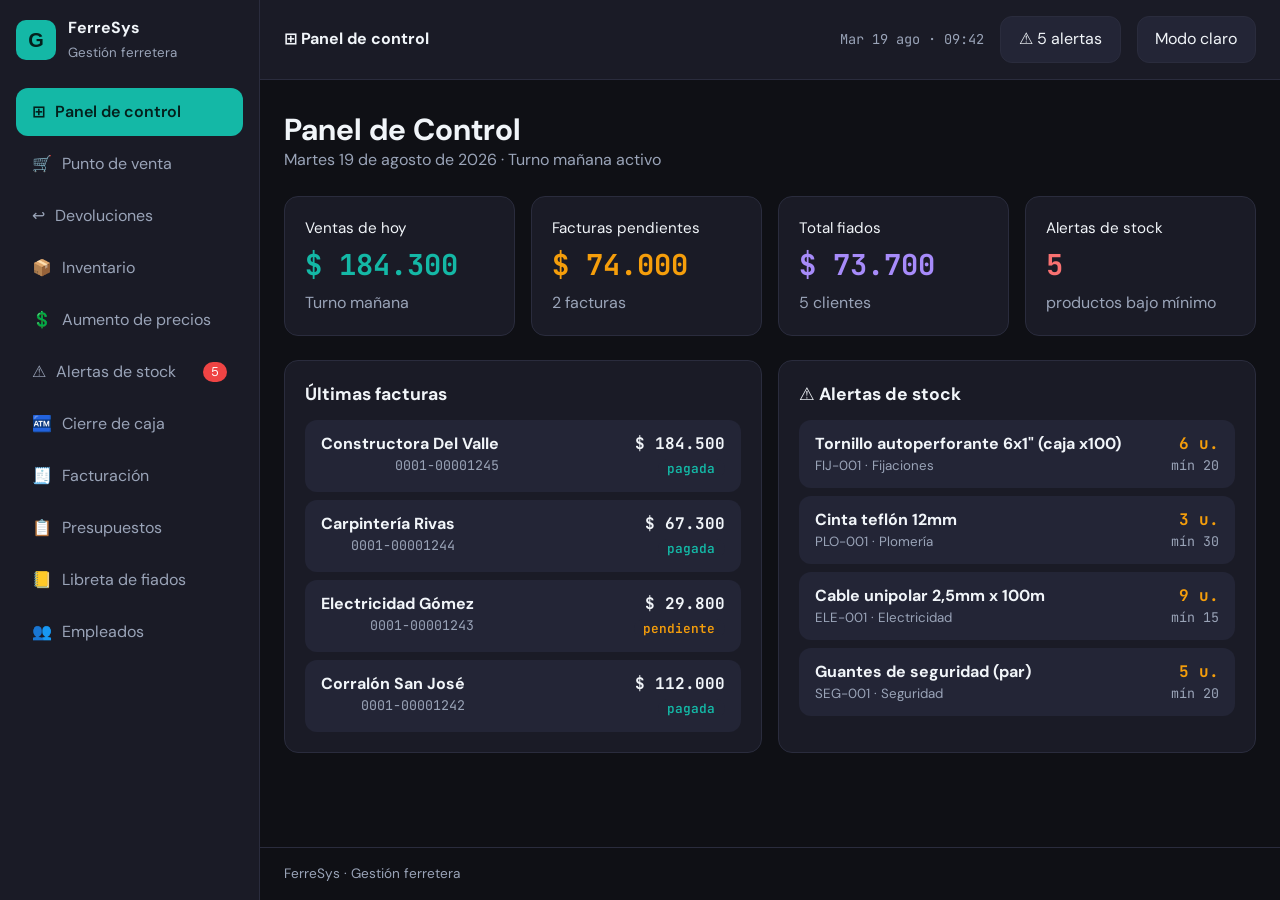
<file: index.html>
<!DOCTYPE html>
<html lang="es">
<head>
<meta charset="UTF-8">
<meta name="viewport" content="width=device-width, initial-scale=1">
<title>Panel de control · FerreSys</title>
<link rel="icon" href="img/logo.svg">
<link rel="preconnect" href="https://fonts.googleapis.com">
<link rel="stylesheet" href="https://fonts.googleapis.com/css2?family=DM+Sans:wght@400;500;700&family=JetBrains+Mono:wght@500;700&display=swap">
<link rel="stylesheet" href="css/styles.css">
<script src="js/main.js" defer></script>
</head>
<body data-page="panel" data-raiz="">
<header class="sidebar" id="menu">
  <div class="brand"><img src="img/logo.svg" alt="Logo de FerreSys: letra G sobre fondo verde azulado"><div><strong>FerreSys</strong><small>Gestión ferretera</small></div></div>
  <nav aria-label="Navegación principal"><ul class="menu"><li><a href="index.html" aria-current="page"><span class="nav-txt"><span aria-hidden="true">⊞</span>Panel de control</span></a></li><li><a href="pages/punto-de-venta.html"><span class="nav-txt"><span aria-hidden="true">🛒</span>Punto de venta</span></a></li><li><a href="pages/devoluciones.html"><span class="nav-txt"><span aria-hidden="true">↩️</span>Devoluciones</span></a></li><li><a href="pages/inventario.html"><span class="nav-txt"><span aria-hidden="true">📦</span>Inventario</span></a></li><li><a href="pages/aumento-precios.html"><span class="nav-txt"><span aria-hidden="true">💲</span>Aumento de precios</span></a></li><li><a href="pages/alertas-stock.html"><span class="nav-txt"><span aria-hidden="true">⚠️</span>Alertas de stock</span> <span class="badge js-alertas">5</span></a></li><li><a href="pages/cierre-caja.html"><span class="nav-txt"><span aria-hidden="true">🏧</span>Cierre de caja</span></a></li><li><a href="pages/facturacion.html"><span class="nav-txt"><span aria-hidden="true">🧾</span>Facturación</span></a></li><li><a href="pages/presupuestos.html"><span class="nav-txt"><span aria-hidden="true">📋</span>Presupuestos</span></a></li><li><a href="pages/fiados.html"><span class="nav-txt"><span aria-hidden="true">📒</span>Libreta de fiados</span></a></li><li><a href="pages/empleados.html"><span class="nav-txt"><span aria-hidden="true">👥</span>Empleados</span></a></li></ul></nav>
</header>
<div class="content">
  <div class="topbar">
    <button id="menuBtn" class="btn" type="button" aria-expanded="false" aria-controls="menu">☰ Menú</button>
    <strong class="titulo-barra"><span aria-hidden="true">⊞</span> Panel de control</strong>
    <span class="fecha">Mar 19 ago · 09:42</span>
    <a class="btn" href="pages/alertas-stock.html">⚠ <span class="js-alertas">5</span> alertas</a>
    <button id="temaBtn" class="btn" type="button">Modo claro</button>
  </div>
  <main>
    <section class="page-head"><div><h1>Panel de Control</h1><p class="sub">Martes 19 de agosto de 2026 · Turno mañana activo</p></div></section>
    <section class="grid-kpi" aria-label="Indicadores del día"><article class="card kpi"><h2>Ventas de hoy</h2><strong class="teal">$ 184.300</strong><span class="sub">Turno mañana</span></article>
    <article class="card kpi"><h2>Facturas pendientes</h2><strong class="orange" id="kpi-pendiente"></strong><span class="sub" id="kpi-pendiente-n"></span></article><article class="card kpi"><h2>Total fiados</h2><strong class="purple" id="kpi-fiados"></strong><span class="sub" id="kpi-fiados-n"></span></article><article class="card kpi"><h2>Alertas de stock</h2><strong class="red" id="kpi-alertas"></strong><span class="sub">productos bajo mínimo</span></article></section>
    <section class="grid-2"><article class="card"><h2>Últimas facturas</h2><ul class="lista" id="lista-facturas"></ul></article>
    <article class="card"><h2>⚠ Alertas de stock</h2><ul class="lista" id="lista-alertas"></ul></article></section>
  </main>
  <p class="alerta aviso-fijo" id="aviso" role="status" hidden></p>
  <footer>FerreSys · Gestión ferretera</footer>
</div>
</body>
</html>
</file>
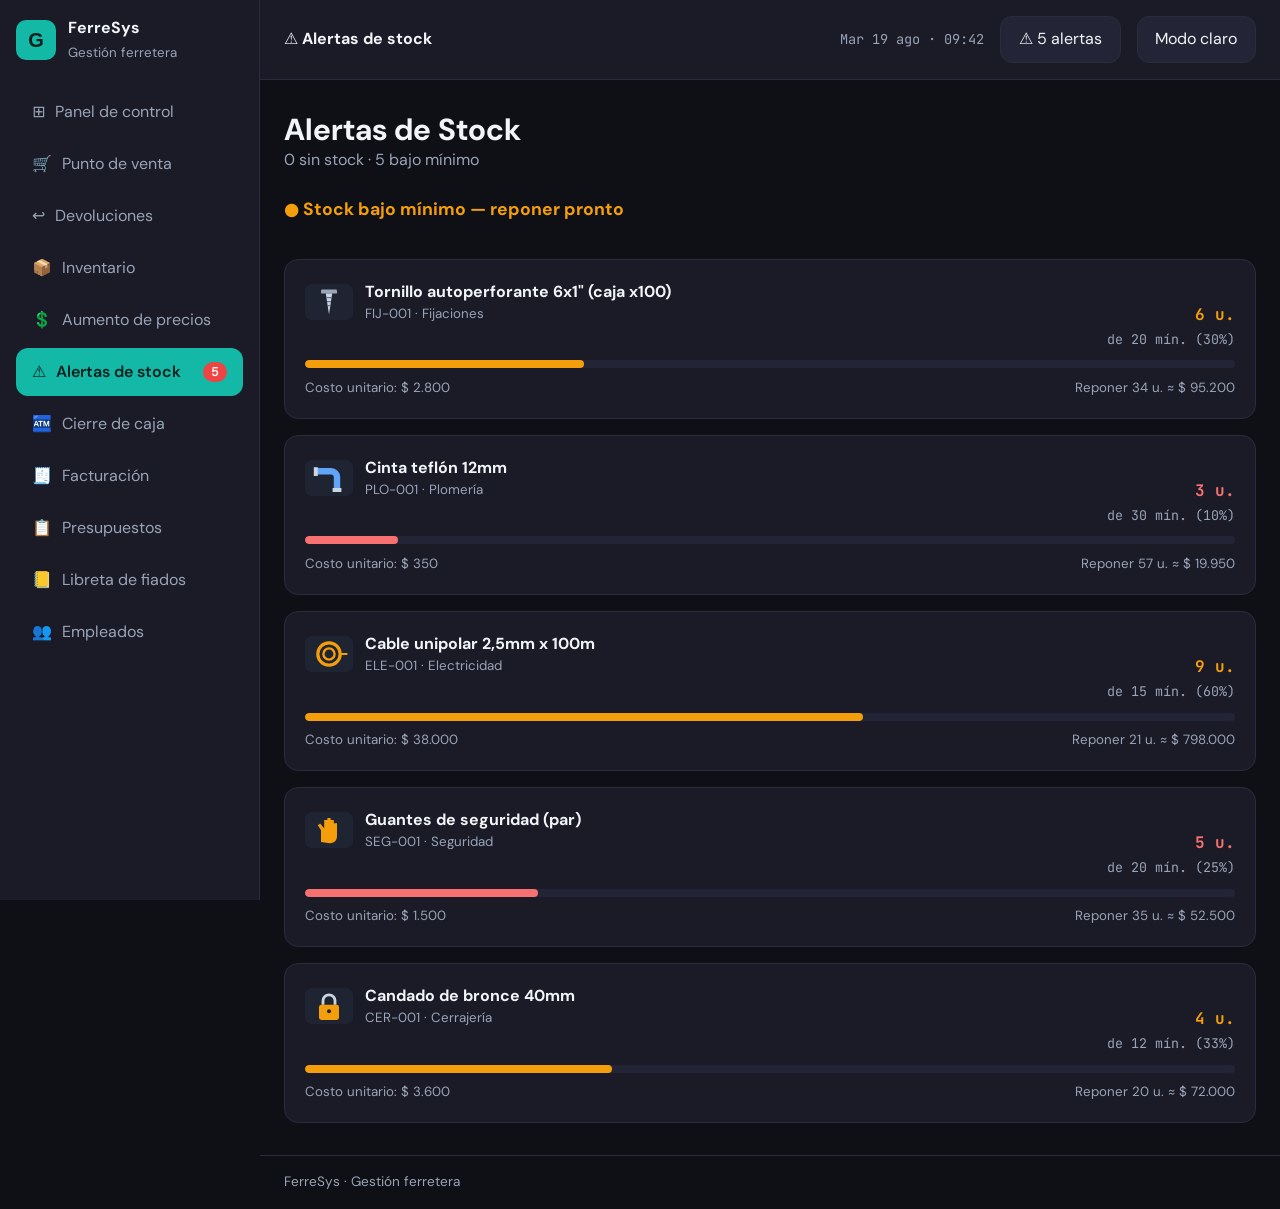
<file: pages/alertas-stock.html>
<!DOCTYPE html>
<html lang="es">
<head>
<meta charset="UTF-8">
<meta name="viewport" content="width=device-width, initial-scale=1">
<title>Alertas de stock · FerreSys</title>
<link rel="icon" href="../img/logo.svg">
<link rel="preconnect" href="https://fonts.googleapis.com">
<link rel="stylesheet" href="https://fonts.googleapis.com/css2?family=DM+Sans:wght@400;500;700&family=JetBrains+Mono:wght@500;700&display=swap">
<link rel="stylesheet" href="../css/styles.css">
<script src="../js/main.js" defer></script>
</head>
<body data-page="alertas" data-raiz="../">
<header class="sidebar" id="menu">
  <div class="brand"><img src="../img/logo.svg" alt="Logo de FerreSys: letra G sobre fondo verde azulado"><div><strong>FerreSys</strong><small>Gestión ferretera</small></div></div>
  <nav aria-label="Navegación principal"><ul class="menu"><li><a href="../index.html"><span class="nav-txt"><span aria-hidden="true">⊞</span>Panel de control</span></a></li><li><a href="punto-de-venta.html"><span class="nav-txt"><span aria-hidden="true">🛒</span>Punto de venta</span></a></li><li><a href="devoluciones.html"><span class="nav-txt"><span aria-hidden="true">↩️</span>Devoluciones</span></a></li><li><a href="inventario.html"><span class="nav-txt"><span aria-hidden="true">📦</span>Inventario</span></a></li><li><a href="aumento-precios.html"><span class="nav-txt"><span aria-hidden="true">💲</span>Aumento de precios</span></a></li><li><a href="alertas-stock.html" aria-current="page"><span class="nav-txt"><span aria-hidden="true">⚠️</span>Alertas de stock</span> <span class="badge js-alertas">5</span></a></li><li><a href="cierre-caja.html"><span class="nav-txt"><span aria-hidden="true">🏧</span>Cierre de caja</span></a></li><li><a href="facturacion.html"><span class="nav-txt"><span aria-hidden="true">🧾</span>Facturación</span></a></li><li><a href="presupuestos.html"><span class="nav-txt"><span aria-hidden="true">📋</span>Presupuestos</span></a></li><li><a href="fiados.html"><span class="nav-txt"><span aria-hidden="true">📒</span>Libreta de fiados</span></a></li><li><a href="empleados.html"><span class="nav-txt"><span aria-hidden="true">👥</span>Empleados</span></a></li></ul></nav>
</header>
<div class="content">
  <div class="topbar">
    <button id="menuBtn" class="btn" type="button" aria-expanded="false" aria-controls="menu">☰ Menú</button>
    <strong class="titulo-barra"><span aria-hidden="true">⚠️</span> Alertas de stock</strong>
    <span class="fecha">Mar 19 ago · 09:42</span>
    <a class="btn" href="alertas-stock.html">⚠ <span class="js-alertas">5</span> alertas</a>
    <button id="temaBtn" class="btn" type="button">Modo claro</button>
  </div>
  <main>
    <section class="page-head"><div><h1>Alertas de Stock</h1><p class="sub" id="resumen"></p></div></section><h2 class="orange">● Stock bajo mínimo — reponer pronto</h2><section class="grid-3" id="lista" style="grid-template-columns:1fr" aria-label="Productos bajo mínimo"></section>
  </main>
  <p class="alerta aviso-fijo" id="aviso" role="status" hidden></p>
  <footer>FerreSys · Gestión ferretera</footer>
</div>
</body>
</html>
</file>
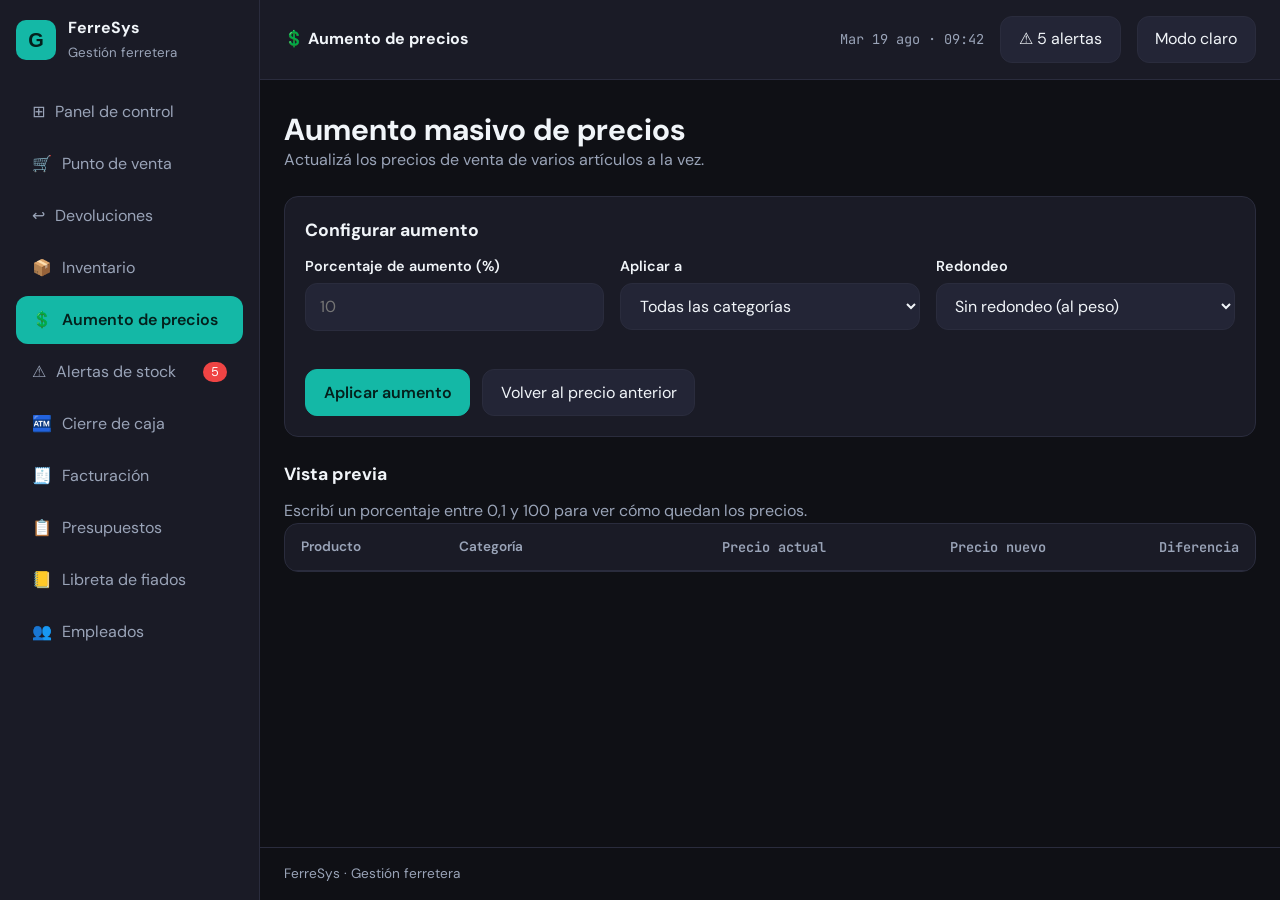
<file: pages/aumento-precios.html>
<!DOCTYPE html>
<html lang="es">
<head>
<meta charset="UTF-8">
<meta name="viewport" content="width=device-width, initial-scale=1">
<title>Aumento de precios · FerreSys</title>
<link rel="icon" href="../img/logo.svg">
<link rel="preconnect" href="https://fonts.googleapis.com">
<link rel="stylesheet" href="https://fonts.googleapis.com/css2?family=DM+Sans:wght@400;500;700&family=JetBrains+Mono:wght@500;700&display=swap">
<link rel="stylesheet" href="../css/styles.css">
<script src="../js/main.js" defer></script>
</head>
<body data-page="aumento" data-raiz="../">
<header class="sidebar" id="menu">
  <div class="brand"><img src="../img/logo.svg" alt="Logo de FerreSys: letra G sobre fondo verde azulado"><div><strong>FerreSys</strong><small>Gestión ferretera</small></div></div>
  <nav aria-label="Navegación principal"><ul class="menu"><li><a href="../index.html"><span class="nav-txt"><span aria-hidden="true">⊞</span>Panel de control</span></a></li><li><a href="punto-de-venta.html"><span class="nav-txt"><span aria-hidden="true">🛒</span>Punto de venta</span></a></li><li><a href="devoluciones.html"><span class="nav-txt"><span aria-hidden="true">↩️</span>Devoluciones</span></a></li><li><a href="inventario.html"><span class="nav-txt"><span aria-hidden="true">📦</span>Inventario</span></a></li><li><a href="aumento-precios.html" aria-current="page"><span class="nav-txt"><span aria-hidden="true">💲</span>Aumento de precios</span></a></li><li><a href="alertas-stock.html"><span class="nav-txt"><span aria-hidden="true">⚠️</span>Alertas de stock</span> <span class="badge js-alertas">5</span></a></li><li><a href="cierre-caja.html"><span class="nav-txt"><span aria-hidden="true">🏧</span>Cierre de caja</span></a></li><li><a href="facturacion.html"><span class="nav-txt"><span aria-hidden="true">🧾</span>Facturación</span></a></li><li><a href="presupuestos.html"><span class="nav-txt"><span aria-hidden="true">📋</span>Presupuestos</span></a></li><li><a href="fiados.html"><span class="nav-txt"><span aria-hidden="true">📒</span>Libreta de fiados</span></a></li><li><a href="empleados.html"><span class="nav-txt"><span aria-hidden="true">👥</span>Empleados</span></a></li></ul></nav>
</header>
<div class="content">
  <div class="topbar">
    <button id="menuBtn" class="btn" type="button" aria-expanded="false" aria-controls="menu">☰ Menú</button>
    <strong class="titulo-barra"><span aria-hidden="true">💲</span> Aumento de precios</strong>
    <span class="fecha">Mar 19 ago · 09:42</span>
    <a class="btn" href="alertas-stock.html">⚠ <span class="js-alertas">5</span> alertas</a>
    <button id="temaBtn" class="btn" type="button">Modo claro</button>
  </div>
  <main>
    <section class="page-head"><div><h1>Aumento masivo de precios</h1><p class="sub">Actualizá los precios de venta de varios artículos a la vez.</p></div></section>
    <section class="card" aria-labelledby="t-aum"><h2 id="t-aum">Configurar aumento</h2>
      <form id="form-aumento" novalidate>
        <div class="field"><label for="porcentaje">Porcentaje de aumento (%)</label><input id="porcentaje" name="porcentaje" type="number" min="0.1" max="100" step="0.1" placeholder="10"><p class="error" id="err-porcentaje" role="alert"></p></div>
        <div class="field"><label for="categoria">Aplicar a</label><select id="categoria" name="categoria"></select></div>
        <div class="field"><label for="redondeo">Redondeo</label><select id="redondeo" name="redondeo"><option value="0">Sin redondeo (al peso)</option><option value="10">Múltiplos de $ 10</option><option value="100">Múltiplos de $ 100</option></select></div>
        <div class="form-actions"><button class="btn btn-primary" type="submit">Aplicar aumento</button><button class="btn" id="deshacer" type="button">Volver al precio anterior</button></div>
      </form></section>
    <section aria-labelledby="t-prev"><h2 id="t-prev">Vista previa</h2><p class="sub" id="hint">Escribí un porcentaje para ver cómo quedan los precios.</p>
      <div class="table-wrap"><table><thead><tr><th scope="col">Producto</th><th scope="col">Categoría</th><th scope="col" class="num">Precio actual</th><th scope="col" class="num">Precio nuevo</th><th scope="col" class="num">Diferencia</th></tr></thead><tbody id="tabla-body"></tbody></table></div></section>
  </main>
  <p class="alerta aviso-fijo" id="aviso" role="status" hidden></p>
  <footer>FerreSys · Gestión ferretera</footer>
</div>
</body>
</html>
</file>
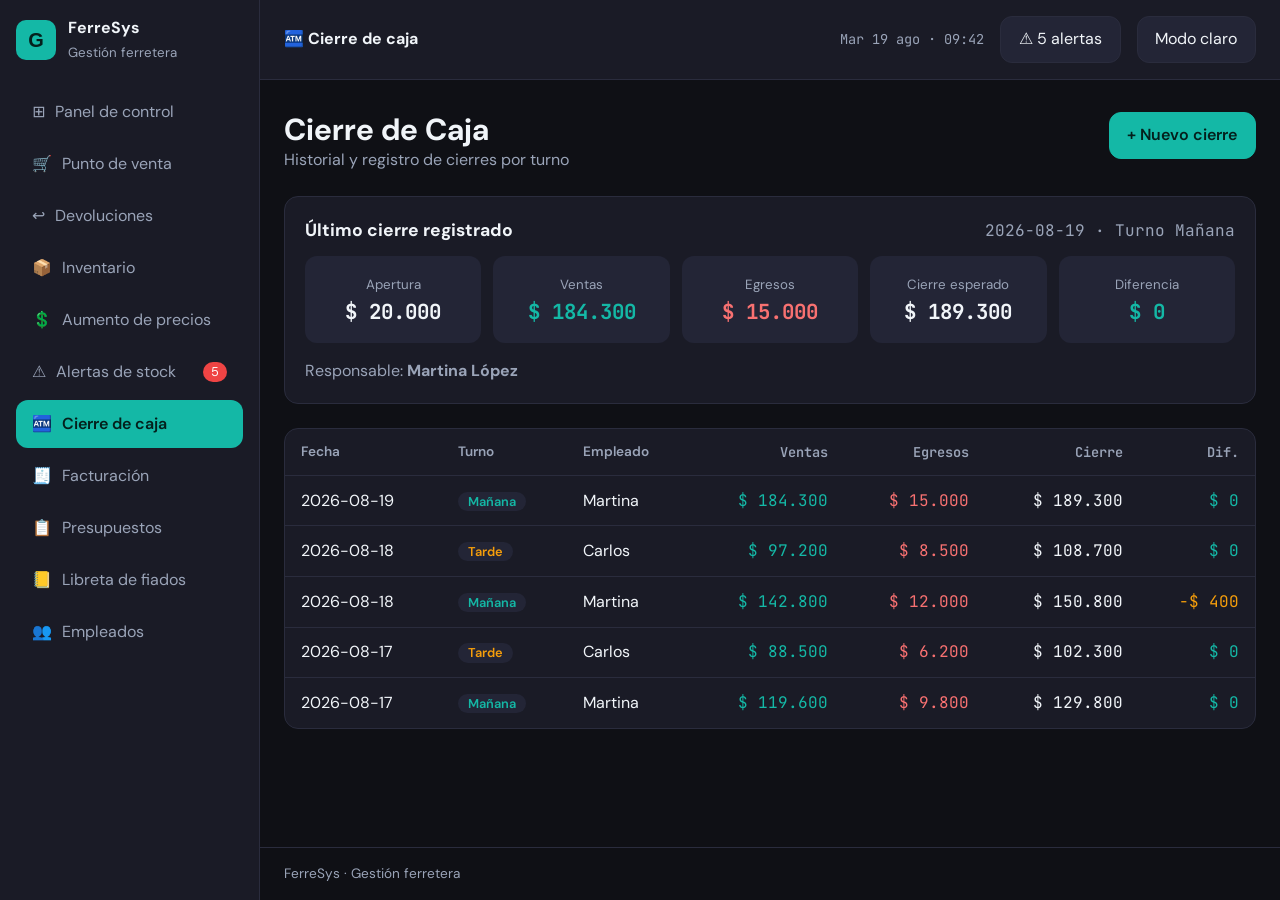
<file: pages/cierre-caja.html>
<!DOCTYPE html>
<html lang="es">
<head>
<meta charset="UTF-8">
<meta name="viewport" content="width=device-width, initial-scale=1">
<title>Cierre de caja · FerreSys</title>
<link rel="icon" href="../img/logo.svg">
<link rel="preconnect" href="https://fonts.googleapis.com">
<link rel="stylesheet" href="https://fonts.googleapis.com/css2?family=DM+Sans:wght@400;500;700&family=JetBrains+Mono:wght@500;700&display=swap">
<link rel="stylesheet" href="../css/styles.css">
<script src="../js/main.js" defer></script>
</head>
<body data-page="cierre" data-raiz="../">
<header class="sidebar" id="menu">
  <div class="brand"><img src="../img/logo.svg" alt="Logo de FerreSys: letra G sobre fondo verde azulado"><div><strong>FerreSys</strong><small>Gestión ferretera</small></div></div>
  <nav aria-label="Navegación principal"><ul class="menu"><li><a href="../index.html"><span class="nav-txt"><span aria-hidden="true">⊞</span>Panel de control</span></a></li><li><a href="punto-de-venta.html"><span class="nav-txt"><span aria-hidden="true">🛒</span>Punto de venta</span></a></li><li><a href="devoluciones.html"><span class="nav-txt"><span aria-hidden="true">↩️</span>Devoluciones</span></a></li><li><a href="inventario.html"><span class="nav-txt"><span aria-hidden="true">📦</span>Inventario</span></a></li><li><a href="aumento-precios.html"><span class="nav-txt"><span aria-hidden="true">💲</span>Aumento de precios</span></a></li><li><a href="alertas-stock.html"><span class="nav-txt"><span aria-hidden="true">⚠️</span>Alertas de stock</span> <span class="badge js-alertas">5</span></a></li><li><a href="cierre-caja.html" aria-current="page"><span class="nav-txt"><span aria-hidden="true">🏧</span>Cierre de caja</span></a></li><li><a href="facturacion.html"><span class="nav-txt"><span aria-hidden="true">🧾</span>Facturación</span></a></li><li><a href="presupuestos.html"><span class="nav-txt"><span aria-hidden="true">📋</span>Presupuestos</span></a></li><li><a href="fiados.html"><span class="nav-txt"><span aria-hidden="true">📒</span>Libreta de fiados</span></a></li><li><a href="empleados.html"><span class="nav-txt"><span aria-hidden="true">👥</span>Empleados</span></a></li></ul></nav>
</header>
<div class="content">
  <div class="topbar">
    <button id="menuBtn" class="btn" type="button" aria-expanded="false" aria-controls="menu">☰ Menú</button>
    <strong class="titulo-barra"><span aria-hidden="true">🏧</span> Cierre de caja</strong>
    <span class="fecha">Mar 19 ago · 09:42</span>
    <a class="btn" href="alertas-stock.html">⚠ <span class="js-alertas">5</span> alertas</a>
    <button id="temaBtn" class="btn" type="button">Modo claro</button>
  </div>
  <main>
    <section class="page-head"><div><h1>Cierre de Caja</h1><p class="sub" id="resumen">Historial y registro de cierres por turno</p></div><button class="btn btn-primary js-pronto" type="button">+ Nuevo cierre</button></section><section class="card" aria-labelledby="t-ult"><div class="fila-sp"><h2 id="t-ult">Último cierre registrado</h2><span class="sub num" id="ultimo-fecha"></span></div>
    <div class="grid-5" id="minis"></div><p class="sub" style="margin-top:1rem">Responsable: <strong id="responsable"></strong></p></section>
    <section aria-label="Historial de cierres"><div class="table-wrap"><table><thead><tr><th scope="col">Fecha</th><th scope="col">Turno</th><th scope="col">Empleado</th><th scope="col" class="num">Ventas</th><th scope="col" class="num">Egresos</th><th scope="col" class="num">Cierre</th><th scope="col" class="num">Dif.</th></tr></thead><tbody id="tabla-body"></tbody></table></div></section>
  </main>
  <p class="alerta aviso-fijo" id="aviso" role="status" hidden></p>
  <footer>FerreSys · Gestión ferretera</footer>
</div>
</body>
</html>
</file>
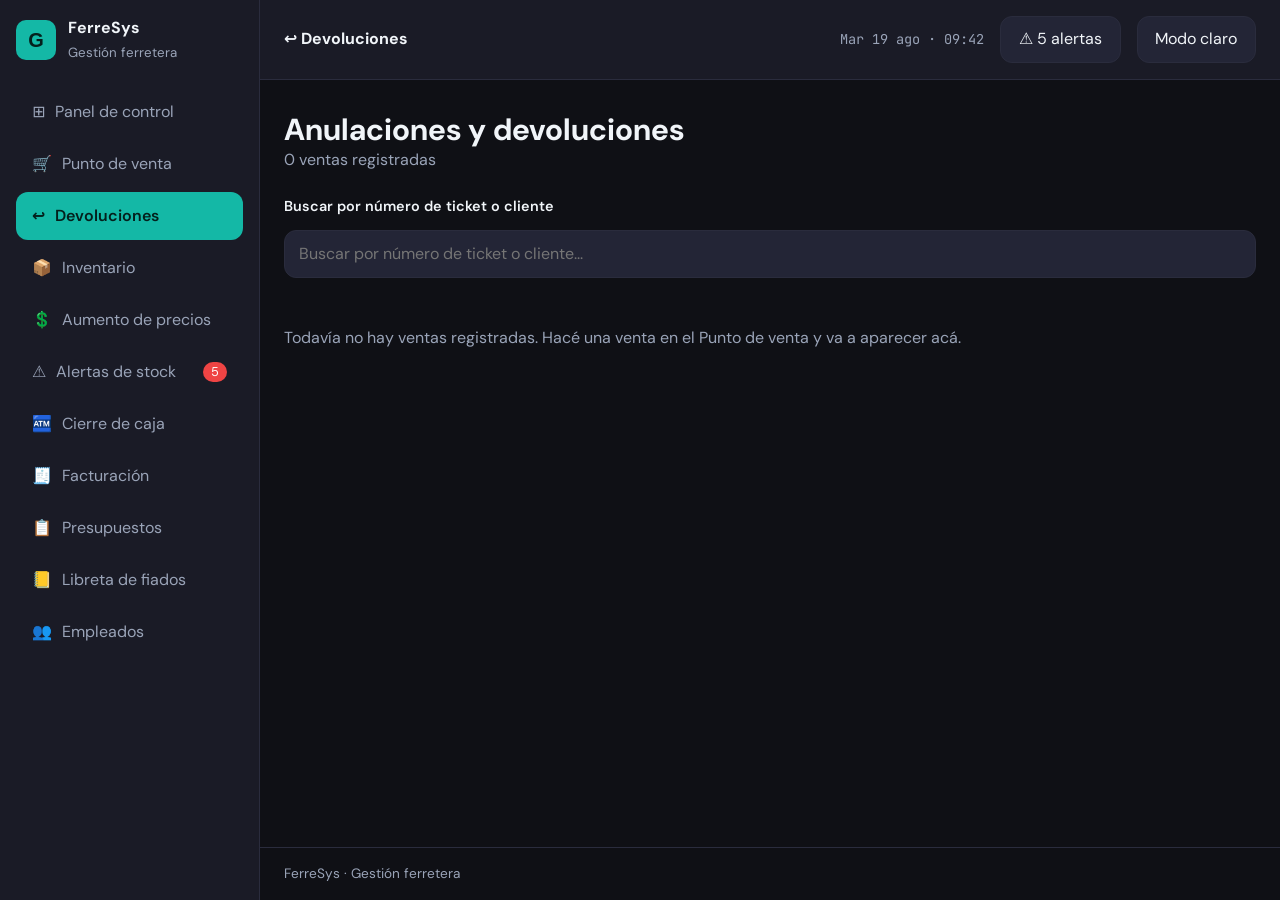
<file: pages/devoluciones.html>
<!DOCTYPE html>
<html lang="es">
<head>
<meta charset="UTF-8">
<meta name="viewport" content="width=device-width, initial-scale=1">
<title>Devoluciones · FerreSys</title>
<link rel="icon" href="../img/logo.svg">
<link rel="preconnect" href="https://fonts.googleapis.com">
<link rel="stylesheet" href="https://fonts.googleapis.com/css2?family=DM+Sans:wght@400;500;700&family=JetBrains+Mono:wght@500;700&display=swap">
<link rel="stylesheet" href="../css/styles.css">
<script src="../js/main.js" defer></script>
</head>
<body data-page="devoluciones" data-raiz="../">
<header class="sidebar" id="menu">
  <div class="brand"><img src="../img/logo.svg" alt="Logo de FerreSys: letra G sobre fondo verde azulado"><div><strong>FerreSys</strong><small>Gestión ferretera</small></div></div>
  <nav aria-label="Navegación principal"><ul class="menu"><li><a href="../index.html"><span class="nav-txt"><span aria-hidden="true">⊞</span>Panel de control</span></a></li><li><a href="punto-de-venta.html"><span class="nav-txt"><span aria-hidden="true">🛒</span>Punto de venta</span></a></li><li><a href="devoluciones.html" aria-current="page"><span class="nav-txt"><span aria-hidden="true">↩️</span>Devoluciones</span></a></li><li><a href="inventario.html"><span class="nav-txt"><span aria-hidden="true">📦</span>Inventario</span></a></li><li><a href="aumento-precios.html"><span class="nav-txt"><span aria-hidden="true">💲</span>Aumento de precios</span></a></li><li><a href="alertas-stock.html"><span class="nav-txt"><span aria-hidden="true">⚠️</span>Alertas de stock</span> <span class="badge js-alertas">5</span></a></li><li><a href="cierre-caja.html"><span class="nav-txt"><span aria-hidden="true">🏧</span>Cierre de caja</span></a></li><li><a href="facturacion.html"><span class="nav-txt"><span aria-hidden="true">🧾</span>Facturación</span></a></li><li><a href="presupuestos.html"><span class="nav-txt"><span aria-hidden="true">📋</span>Presupuestos</span></a></li><li><a href="fiados.html"><span class="nav-txt"><span aria-hidden="true">📒</span>Libreta de fiados</span></a></li><li><a href="empleados.html"><span class="nav-txt"><span aria-hidden="true">👥</span>Empleados</span></a></li></ul></nav>
</header>
<div class="content">
  <div class="topbar">
    <button id="menuBtn" class="btn" type="button" aria-expanded="false" aria-controls="menu">☰ Menú</button>
    <strong class="titulo-barra"><span aria-hidden="true">↩️</span> Devoluciones</strong>
    <span class="fecha">Mar 19 ago · 09:42</span>
    <a class="btn" href="alertas-stock.html">⚠ <span class="js-alertas">5</span> alertas</a>
    <button id="temaBtn" class="btn" type="button">Modo claro</button>
  </div>
  <main>
    <section class="page-head"><div><h1>Anulaciones y devoluciones</h1><p class="sub" id="resumen"></p></div></section>
    <section class="tools" aria-label="Búsqueda"><label for="buscar">Buscar por número de ticket o cliente</label><input type="search" id="buscar" placeholder="Buscar por número de ticket o cliente..."></section>
    <section class="grid-3" id="lista" style="grid-template-columns:1fr" aria-label="Ventas registradas"></section>
    <p class="sub" id="vacio" hidden>Todavía no hay ventas registradas. Hacé una venta en el Punto de venta y va a aparecer acá.</p>
  </main>
  <dialog id="ticket" aria-labelledby="ticket-tit"><div id="ticket-contenido"></div><div class="ticket-botones"><button class="btn btn-primary" id="imprimir" type="button">🖨 Imprimir ticket</button><button class="btn" id="cerrar-ticket" type="button">Cerrar</button></div></dialog>
  <p class="alerta aviso-fijo" id="aviso" role="status" hidden></p>
  <footer>FerreSys · Gestión ferretera</footer>
</div>
</body>
</html>
</file>
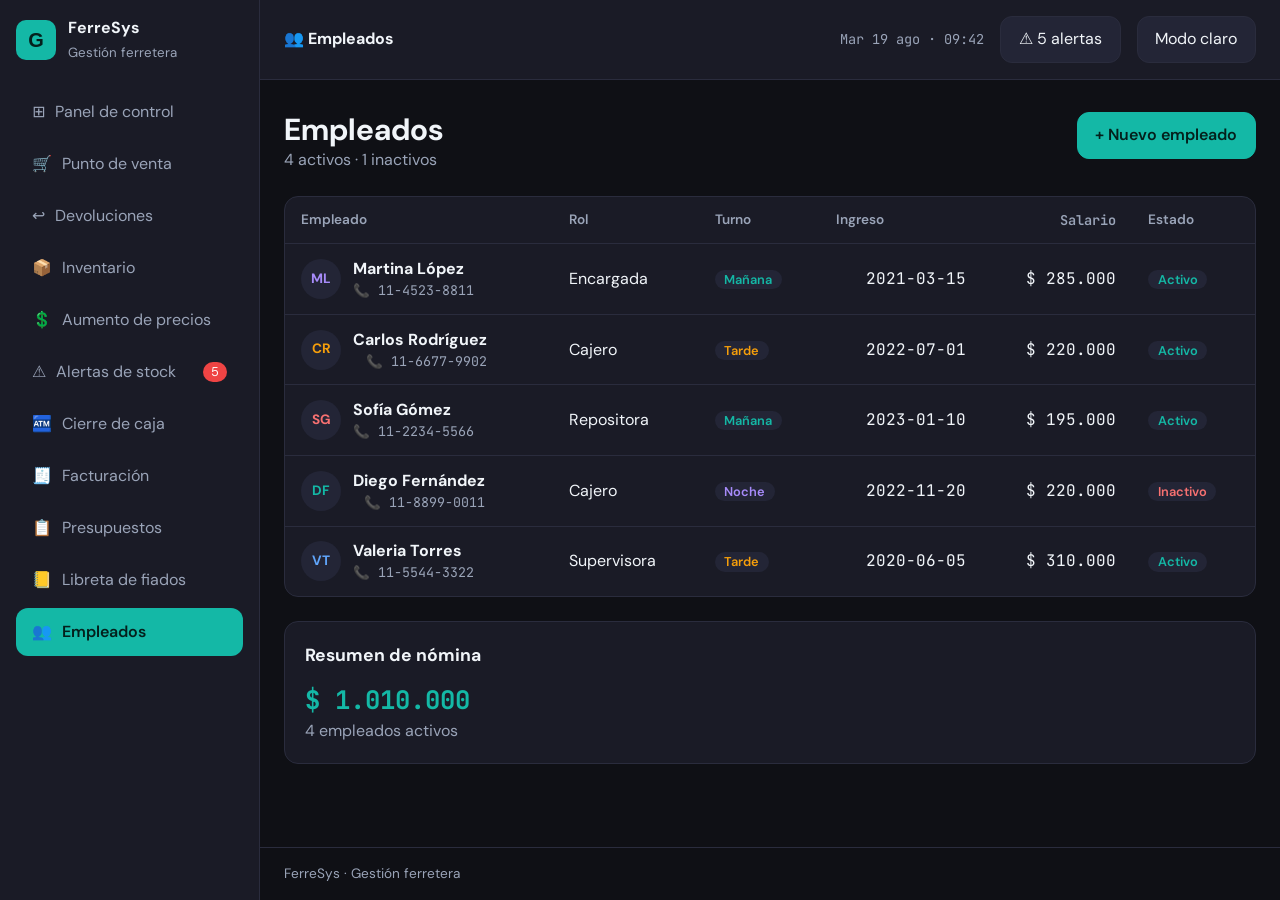
<file: pages/empleados.html>
<!DOCTYPE html>
<html lang="es">
<head>
<meta charset="UTF-8">
<meta name="viewport" content="width=device-width, initial-scale=1">
<title>Empleados · FerreSys</title>
<link rel="icon" href="../img/logo.svg">
<link rel="preconnect" href="https://fonts.googleapis.com">
<link rel="stylesheet" href="https://fonts.googleapis.com/css2?family=DM+Sans:wght@400;500;700&family=JetBrains+Mono:wght@500;700&display=swap">
<link rel="stylesheet" href="../css/styles.css">
<script src="../js/main.js" defer></script>
</head>
<body data-page="empleados" data-raiz="../">
<header class="sidebar" id="menu">
  <div class="brand"><img src="../img/logo.svg" alt="Logo de FerreSys: letra G sobre fondo verde azulado"><div><strong>FerreSys</strong><small>Gestión ferretera</small></div></div>
  <nav aria-label="Navegación principal"><ul class="menu"><li><a href="../index.html"><span class="nav-txt"><span aria-hidden="true">⊞</span>Panel de control</span></a></li><li><a href="punto-de-venta.html"><span class="nav-txt"><span aria-hidden="true">🛒</span>Punto de venta</span></a></li><li><a href="devoluciones.html"><span class="nav-txt"><span aria-hidden="true">↩️</span>Devoluciones</span></a></li><li><a href="inventario.html"><span class="nav-txt"><span aria-hidden="true">📦</span>Inventario</span></a></li><li><a href="aumento-precios.html"><span class="nav-txt"><span aria-hidden="true">💲</span>Aumento de precios</span></a></li><li><a href="alertas-stock.html"><span class="nav-txt"><span aria-hidden="true">⚠️</span>Alertas de stock</span> <span class="badge js-alertas">5</span></a></li><li><a href="cierre-caja.html"><span class="nav-txt"><span aria-hidden="true">🏧</span>Cierre de caja</span></a></li><li><a href="facturacion.html"><span class="nav-txt"><span aria-hidden="true">🧾</span>Facturación</span></a></li><li><a href="presupuestos.html"><span class="nav-txt"><span aria-hidden="true">📋</span>Presupuestos</span></a></li><li><a href="fiados.html"><span class="nav-txt"><span aria-hidden="true">📒</span>Libreta de fiados</span></a></li><li><a href="empleados.html" aria-current="page"><span class="nav-txt"><span aria-hidden="true">👥</span>Empleados</span></a></li></ul></nav>
</header>
<div class="content">
  <div class="topbar">
    <button id="menuBtn" class="btn" type="button" aria-expanded="false" aria-controls="menu">☰ Menú</button>
    <strong class="titulo-barra"><span aria-hidden="true">👥</span> Empleados</strong>
    <span class="fecha">Mar 19 ago · 09:42</span>
    <a class="btn" href="alertas-stock.html">⚠ <span class="js-alertas">5</span> alertas</a>
    <button id="temaBtn" class="btn" type="button">Modo claro</button>
  </div>
  <main>
    <section class="page-head"><div><h1>Empleados</h1><p class="sub" id="resumen"></p></div><button class="btn btn-primary js-pronto" type="button">+ Nuevo empleado</button></section><section aria-label="Listado de empleados"><div class="table-wrap"><table><thead><tr><th scope="col">Empleado</th><th scope="col">Rol</th><th scope="col">Turno</th><th scope="col">Ingreso</th><th scope="col" class="num">Salario</th><th scope="col">Estado</th></tr></thead><tbody id="tabla-body"></tbody></table></div></section><section class="card" aria-labelledby="t-nom"><h2 id="t-nom">Resumen de nómina</h2><strong class="num teal" id="nom-total" style="font-size:1.6rem"></strong><p class="sub" id="nom-n"></p></section>
  </main>
  <p class="alerta aviso-fijo" id="aviso" role="status" hidden></p>
  <footer>FerreSys · Gestión ferretera</footer>
</div>
</body>
</html>
</file>
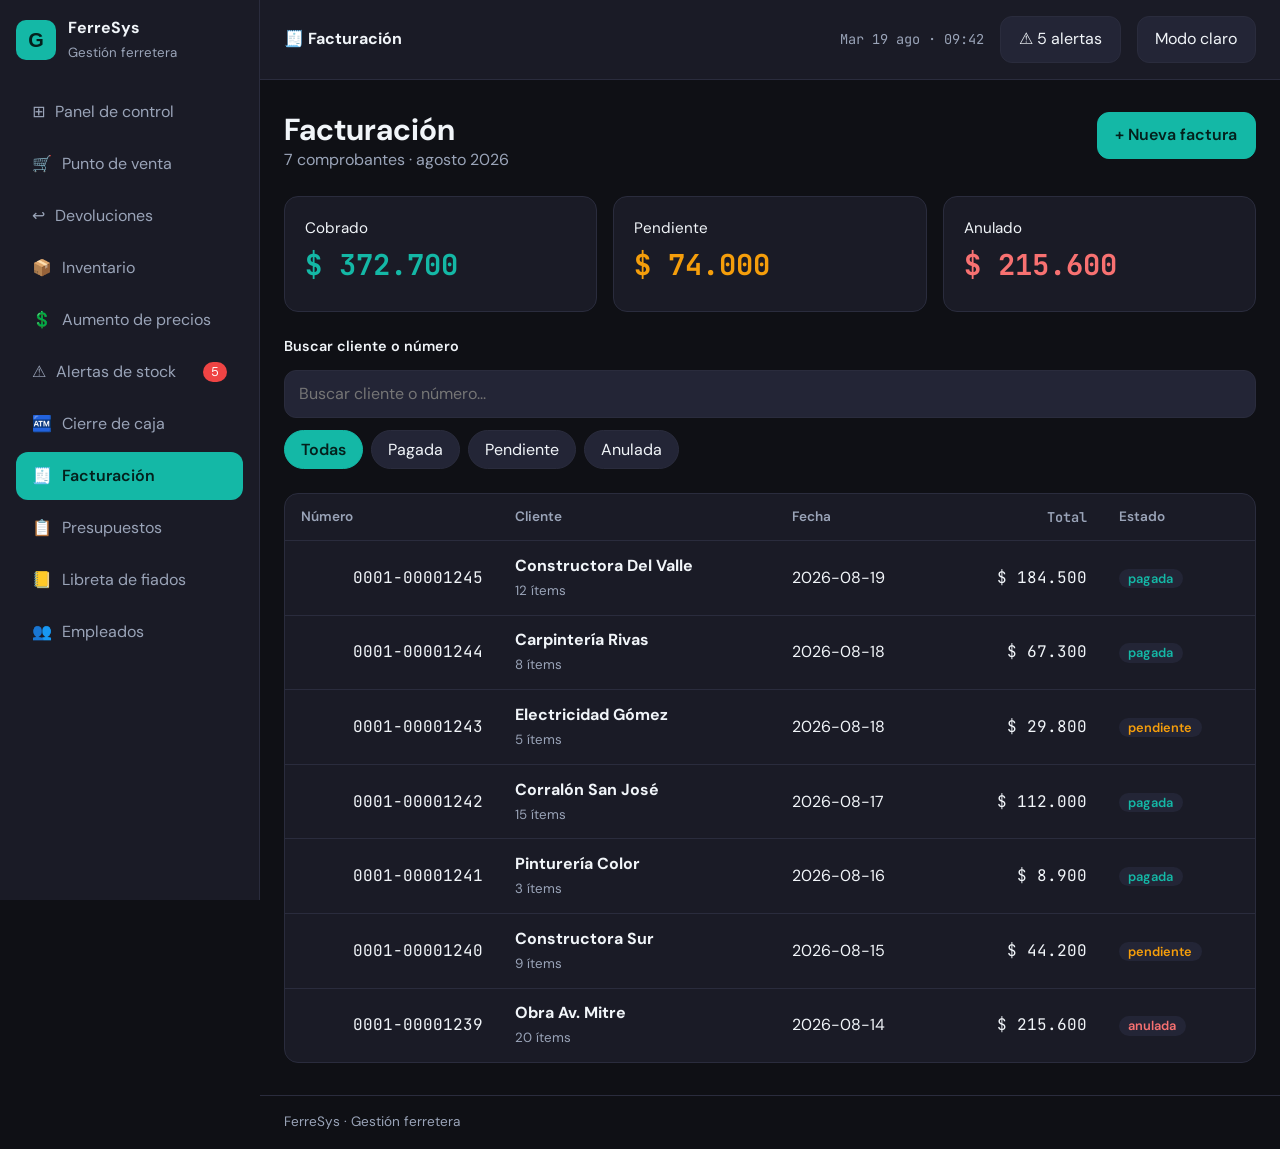
<file: pages/facturacion.html>
<!DOCTYPE html>
<html lang="es">
<head>
<meta charset="UTF-8">
<meta name="viewport" content="width=device-width, initial-scale=1">
<title>Facturación · FerreSys</title>
<link rel="icon" href="../img/logo.svg">
<link rel="preconnect" href="https://fonts.googleapis.com">
<link rel="stylesheet" href="https://fonts.googleapis.com/css2?family=DM+Sans:wght@400;500;700&family=JetBrains+Mono:wght@500;700&display=swap">
<link rel="stylesheet" href="../css/styles.css">
<script src="../js/main.js" defer></script>
</head>
<body data-page="facturacion" data-raiz="../">
<header class="sidebar" id="menu">
  <div class="brand"><img src="../img/logo.svg" alt="Logo de FerreSys: letra G sobre fondo verde azulado"><div><strong>FerreSys</strong><small>Gestión ferretera</small></div></div>
  <nav aria-label="Navegación principal"><ul class="menu"><li><a href="../index.html"><span class="nav-txt"><span aria-hidden="true">⊞</span>Panel de control</span></a></li><li><a href="punto-de-venta.html"><span class="nav-txt"><span aria-hidden="true">🛒</span>Punto de venta</span></a></li><li><a href="devoluciones.html"><span class="nav-txt"><span aria-hidden="true">↩️</span>Devoluciones</span></a></li><li><a href="inventario.html"><span class="nav-txt"><span aria-hidden="true">📦</span>Inventario</span></a></li><li><a href="aumento-precios.html"><span class="nav-txt"><span aria-hidden="true">💲</span>Aumento de precios</span></a></li><li><a href="alertas-stock.html"><span class="nav-txt"><span aria-hidden="true">⚠️</span>Alertas de stock</span> <span class="badge js-alertas">5</span></a></li><li><a href="cierre-caja.html"><span class="nav-txt"><span aria-hidden="true">🏧</span>Cierre de caja</span></a></li><li><a href="facturacion.html" aria-current="page"><span class="nav-txt"><span aria-hidden="true">🧾</span>Facturación</span></a></li><li><a href="presupuestos.html"><span class="nav-txt"><span aria-hidden="true">📋</span>Presupuestos</span></a></li><li><a href="fiados.html"><span class="nav-txt"><span aria-hidden="true">📒</span>Libreta de fiados</span></a></li><li><a href="empleados.html"><span class="nav-txt"><span aria-hidden="true">👥</span>Empleados</span></a></li></ul></nav>
</header>
<div class="content">
  <div class="topbar">
    <button id="menuBtn" class="btn" type="button" aria-expanded="false" aria-controls="menu">☰ Menú</button>
    <strong class="titulo-barra"><span aria-hidden="true">🧾</span> Facturación</strong>
    <span class="fecha">Mar 19 ago · 09:42</span>
    <a class="btn" href="alertas-stock.html">⚠ <span class="js-alertas">5</span> alertas</a>
    <button id="temaBtn" class="btn" type="button">Modo claro</button>
  </div>
  <main>
    <section class="page-head"><div><h1>Facturación</h1><p class="sub" id="resumen"></p></div><button class="btn btn-primary js-pronto" type="button">+ Nueva factura</button></section><section class="grid-kpi" aria-label="Totales"><article class="card kpi"><h2>Cobrado</h2><strong class="teal" id="k-cobrado"></strong><span class="sub"></span></article><article class="card kpi"><h2>Pendiente</h2><strong class="orange" id="k-pendiente"></strong><span class="sub"></span></article><article class="card kpi"><h2>Anulado</h2><strong class="red" id="k-anulado"></strong><span class="sub"></span></article></section><section class="tools" aria-label="Búsqueda y filtros"><label for="buscar">Buscar cliente o número</label><input type="search" id="buscar" placeholder="Buscar cliente o número..."><div class="chips" id="chips" role="group" aria-label="Filtrar"></div></section><section aria-label="Comprobantes"><div class="table-wrap"><table><thead><tr><th scope="col">Número</th><th scope="col">Cliente</th><th scope="col">Fecha</th><th scope="col" class="num">Total</th><th scope="col">Estado</th></tr></thead><tbody id="tabla-body"></tbody></table></div><p class="sub" id="vacio" hidden>No hay resultados. Probá con otro texto o filtro.</p></section>
  </main>
  <p class="alerta aviso-fijo" id="aviso" role="status" hidden></p>
  <footer>FerreSys · Gestión ferretera</footer>
</div>
</body>
</html>
</file>
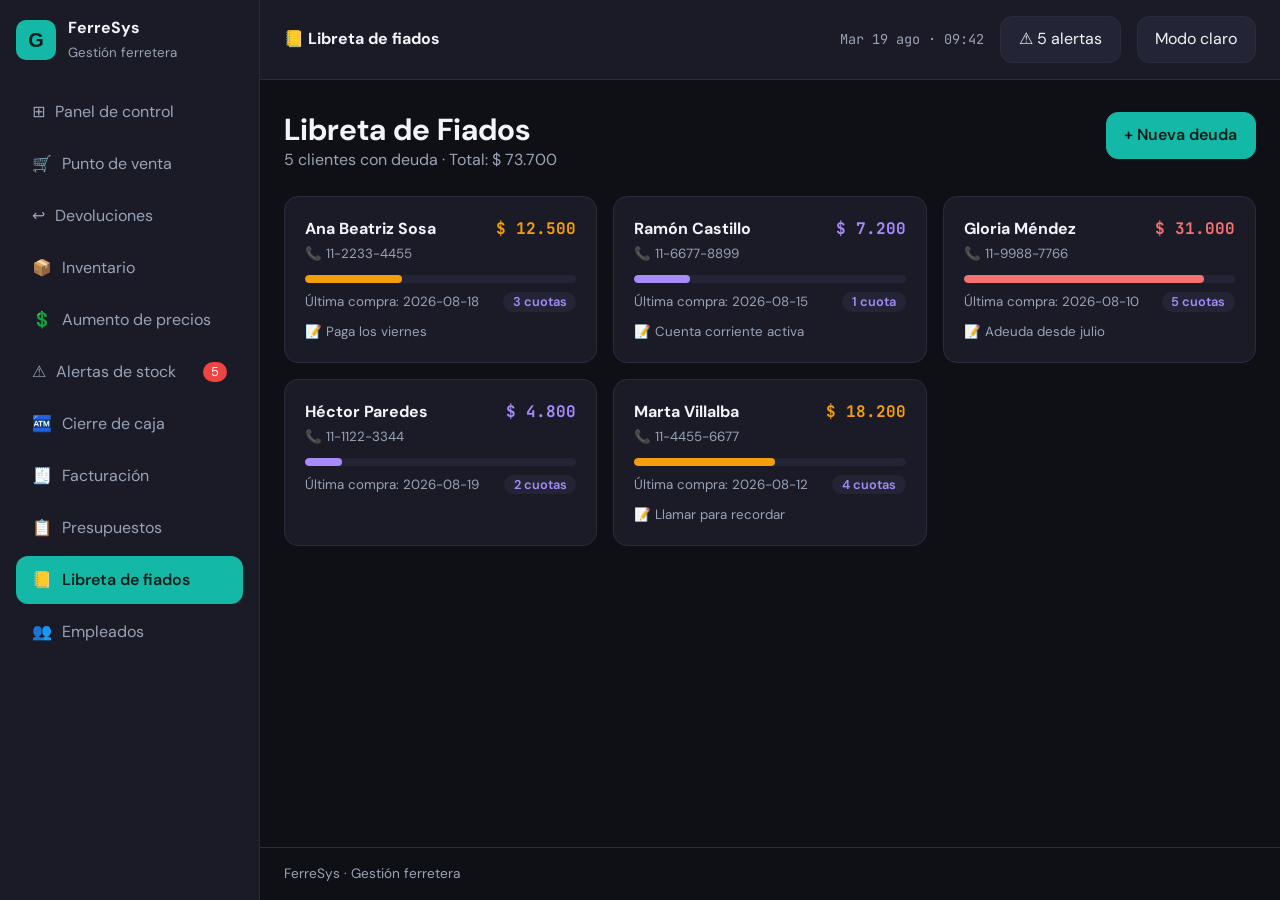
<file: pages/fiados.html>
<!DOCTYPE html>
<html lang="es">
<head>
<meta charset="UTF-8">
<meta name="viewport" content="width=device-width, initial-scale=1">
<title>Libreta de fiados · FerreSys</title>
<link rel="icon" href="../img/logo.svg">
<link rel="preconnect" href="https://fonts.googleapis.com">
<link rel="stylesheet" href="https://fonts.googleapis.com/css2?family=DM+Sans:wght@400;500;700&family=JetBrains+Mono:wght@500;700&display=swap">
<link rel="stylesheet" href="../css/styles.css">
<script src="../js/main.js" defer></script>
</head>
<body data-page="fiados" data-raiz="../">
<header class="sidebar" id="menu">
  <div class="brand"><img src="../img/logo.svg" alt="Logo de FerreSys: letra G sobre fondo verde azulado"><div><strong>FerreSys</strong><small>Gestión ferretera</small></div></div>
  <nav aria-label="Navegación principal"><ul class="menu"><li><a href="../index.html"><span class="nav-txt"><span aria-hidden="true">⊞</span>Panel de control</span></a></li><li><a href="punto-de-venta.html"><span class="nav-txt"><span aria-hidden="true">🛒</span>Punto de venta</span></a></li><li><a href="devoluciones.html"><span class="nav-txt"><span aria-hidden="true">↩️</span>Devoluciones</span></a></li><li><a href="inventario.html"><span class="nav-txt"><span aria-hidden="true">📦</span>Inventario</span></a></li><li><a href="aumento-precios.html"><span class="nav-txt"><span aria-hidden="true">💲</span>Aumento de precios</span></a></li><li><a href="alertas-stock.html"><span class="nav-txt"><span aria-hidden="true">⚠️</span>Alertas de stock</span> <span class="badge js-alertas">5</span></a></li><li><a href="cierre-caja.html"><span class="nav-txt"><span aria-hidden="true">🏧</span>Cierre de caja</span></a></li><li><a href="facturacion.html"><span class="nav-txt"><span aria-hidden="true">🧾</span>Facturación</span></a></li><li><a href="presupuestos.html"><span class="nav-txt"><span aria-hidden="true">📋</span>Presupuestos</span></a></li><li><a href="fiados.html" aria-current="page"><span class="nav-txt"><span aria-hidden="true">📒</span>Libreta de fiados</span></a></li><li><a href="empleados.html"><span class="nav-txt"><span aria-hidden="true">👥</span>Empleados</span></a></li></ul></nav>
</header>
<div class="content">
  <div class="topbar">
    <button id="menuBtn" class="btn" type="button" aria-expanded="false" aria-controls="menu">☰ Menú</button>
    <strong class="titulo-barra"><span aria-hidden="true">📒</span> Libreta de fiados</strong>
    <span class="fecha">Mar 19 ago · 09:42</span>
    <a class="btn" href="alertas-stock.html">⚠ <span class="js-alertas">5</span> alertas</a>
    <button id="temaBtn" class="btn" type="button">Modo claro</button>
  </div>
  <main>
    <section class="page-head"><div><h1>Libreta de Fiados</h1><p class="sub" id="resumen"></p></div><button class="btn btn-primary js-pronto" type="button">+ Nueva deuda</button></section><section class="grid-3" id="lista" aria-label="Clientes con deuda"></section>
  </main>
  <p class="alerta aviso-fijo" id="aviso" role="status" hidden></p>
  <footer>FerreSys · Gestión ferretera</footer>
</div>
</body>
</html>
</file>
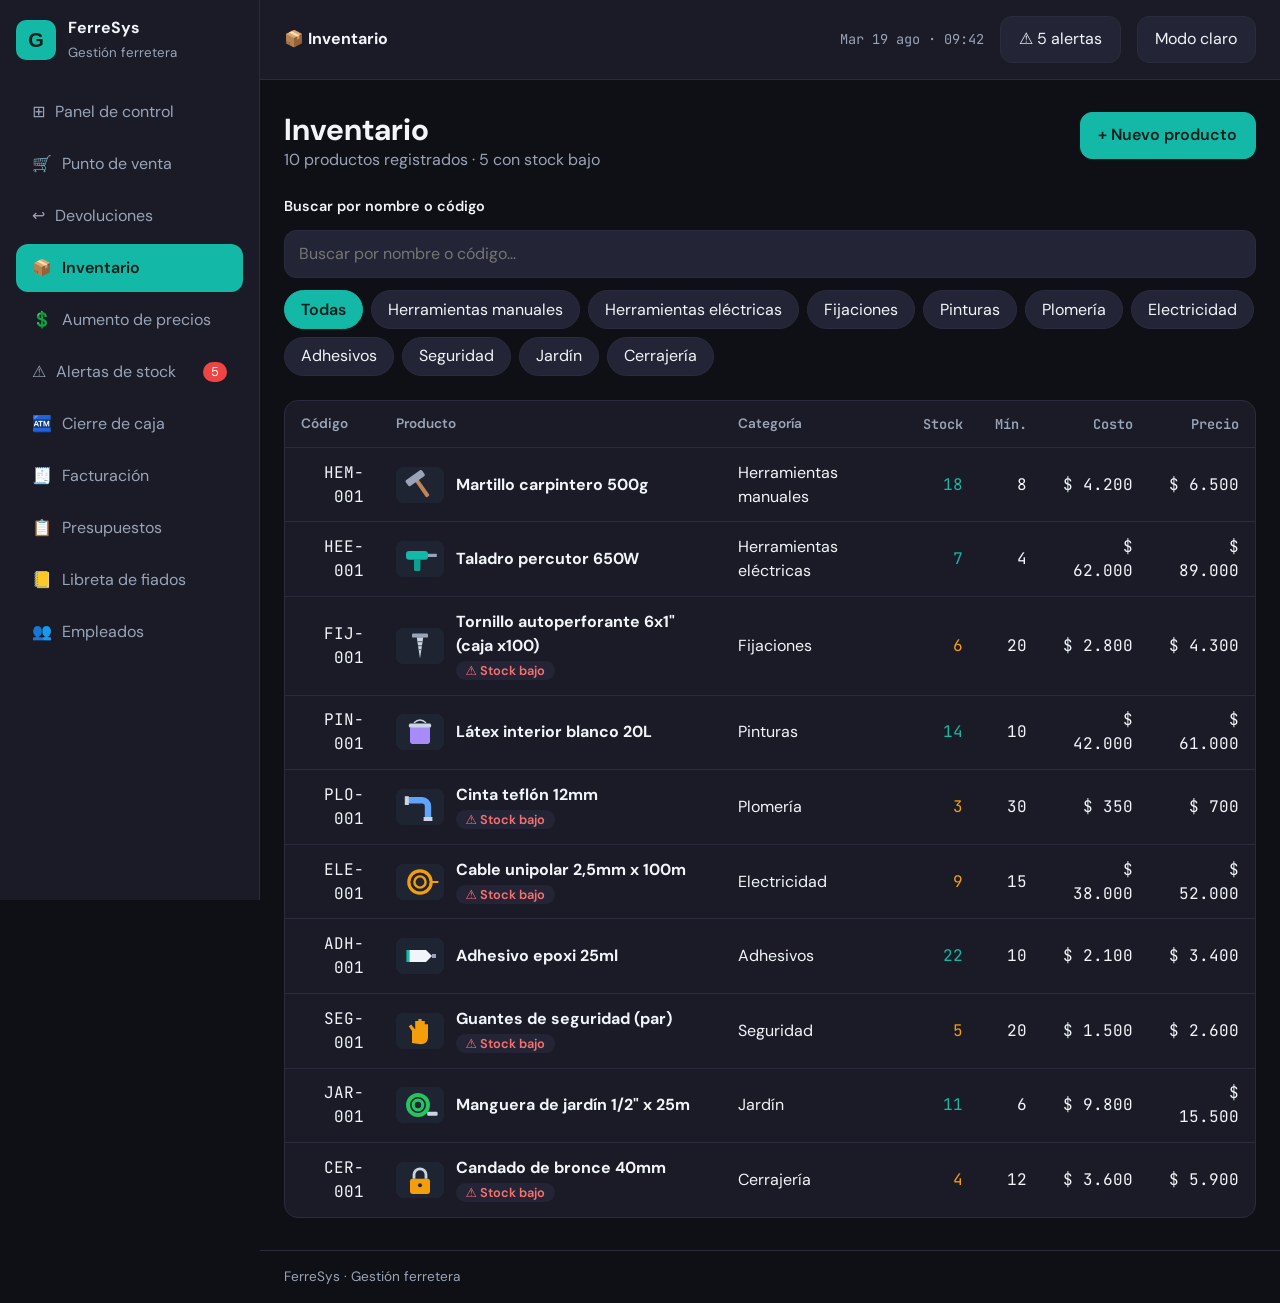
<file: pages/inventario.html>
<!DOCTYPE html>
<html lang="es">
<head>
<meta charset="UTF-8">
<meta name="viewport" content="width=device-width, initial-scale=1">
<title>Inventario · FerreSys</title>
<link rel="icon" href="../img/logo.svg">
<link rel="preconnect" href="https://fonts.googleapis.com">
<link rel="stylesheet" href="https://fonts.googleapis.com/css2?family=DM+Sans:wght@400;500;700&family=JetBrains+Mono:wght@500;700&display=swap">
<link rel="stylesheet" href="../css/styles.css">
<script src="../js/main.js" defer></script>
</head>
<body data-page="inventario" data-raiz="../">
<header class="sidebar" id="menu">
  <div class="brand"><img src="../img/logo.svg" alt="Logo de FerreSys: letra G sobre fondo verde azulado"><div><strong>FerreSys</strong><small>Gestión ferretera</small></div></div>
  <nav aria-label="Navegación principal"><ul class="menu"><li><a href="../index.html"><span class="nav-txt"><span aria-hidden="true">⊞</span>Panel de control</span></a></li><li><a href="punto-de-venta.html"><span class="nav-txt"><span aria-hidden="true">🛒</span>Punto de venta</span></a></li><li><a href="devoluciones.html"><span class="nav-txt"><span aria-hidden="true">↩️</span>Devoluciones</span></a></li><li><a href="inventario.html" aria-current="page"><span class="nav-txt"><span aria-hidden="true">📦</span>Inventario</span></a></li><li><a href="aumento-precios.html"><span class="nav-txt"><span aria-hidden="true">💲</span>Aumento de precios</span></a></li><li><a href="alertas-stock.html"><span class="nav-txt"><span aria-hidden="true">⚠️</span>Alertas de stock</span> <span class="badge js-alertas">5</span></a></li><li><a href="cierre-caja.html"><span class="nav-txt"><span aria-hidden="true">🏧</span>Cierre de caja</span></a></li><li><a href="facturacion.html"><span class="nav-txt"><span aria-hidden="true">🧾</span>Facturación</span></a></li><li><a href="presupuestos.html"><span class="nav-txt"><span aria-hidden="true">📋</span>Presupuestos</span></a></li><li><a href="fiados.html"><span class="nav-txt"><span aria-hidden="true">📒</span>Libreta de fiados</span></a></li><li><a href="empleados.html"><span class="nav-txt"><span aria-hidden="true">👥</span>Empleados</span></a></li></ul></nav>
</header>
<div class="content">
  <div class="topbar">
    <button id="menuBtn" class="btn" type="button" aria-expanded="false" aria-controls="menu">☰ Menú</button>
    <strong class="titulo-barra"><span aria-hidden="true">📦</span> Inventario</strong>
    <span class="fecha">Mar 19 ago · 09:42</span>
    <a class="btn" href="alertas-stock.html">⚠ <span class="js-alertas">5</span> alertas</a>
    <button id="temaBtn" class="btn" type="button">Modo claro</button>
  </div>
  <main>
    <section class="page-head"><div><h1>Inventario</h1><p class="sub" id="resumen"></p></div><a class="btn btn-primary" href="nuevo-producto.html">+ Nuevo producto</a></section><section class="tools" aria-label="Búsqueda y filtros"><label for="buscar">Buscar por nombre o código</label><input type="search" id="buscar" placeholder="Buscar por nombre o código..."><div class="chips" id="chips" role="group" aria-label="Filtrar"></div></section><section aria-label="Listado de productos"><div class="table-wrap"><table><thead><tr><th scope="col">Código</th><th scope="col">Producto</th><th scope="col">Categoría</th><th scope="col" class="num">Stock</th><th scope="col" class="num">Mín.</th><th scope="col" class="num">Costo</th><th scope="col" class="num">Precio</th></tr></thead><tbody id="tabla-body"></tbody></table></div><p class="sub" id="vacio" hidden>No hay resultados. Probá con otro texto o filtro.</p></section>
  </main>
  <p class="alerta aviso-fijo" id="aviso" role="status" hidden></p>
  <footer>FerreSys · Gestión ferretera</footer>
</div>
</body>
</html>
</file>
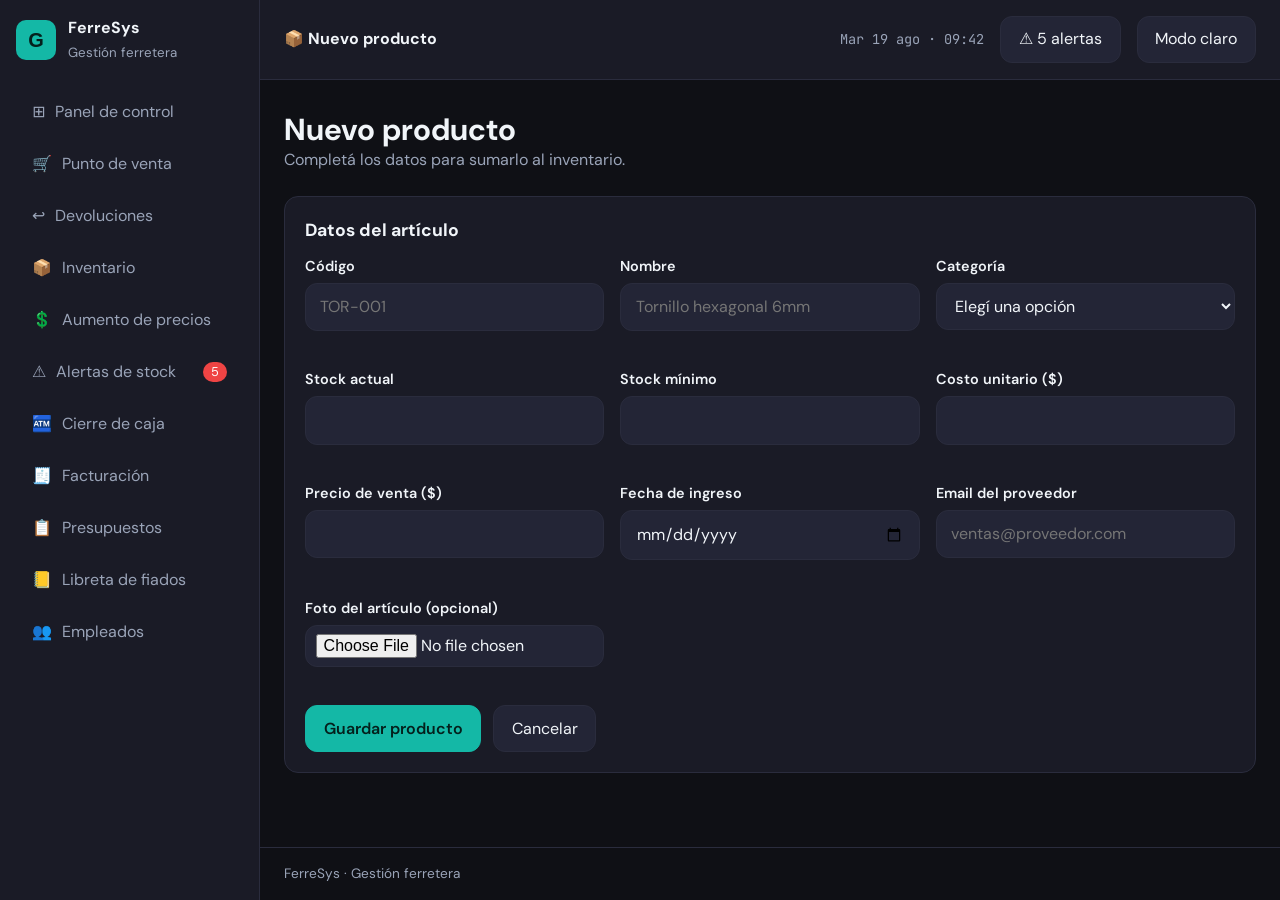
<file: pages/nuevo-producto.html>
<!DOCTYPE html>
<html lang="es">
<head>
<meta charset="UTF-8">
<meta name="viewport" content="width=device-width, initial-scale=1">
<title>Nuevo producto · FerreSys</title>
<link rel="icon" href="../img/logo.svg">
<link rel="preconnect" href="https://fonts.googleapis.com">
<link rel="stylesheet" href="https://fonts.googleapis.com/css2?family=DM+Sans:wght@400;500;700&family=JetBrains+Mono:wght@500;700&display=swap">
<link rel="stylesheet" href="../css/styles.css">
<script src="../js/main.js" defer></script>
</head>
<body data-page="nuevo" data-raiz="../">
<header class="sidebar" id="menu">
  <div class="brand"><img src="../img/logo.svg" alt="Logo de FerreSys: letra G sobre fondo verde azulado"><div><strong>FerreSys</strong><small>Gestión ferretera</small></div></div>
  <nav aria-label="Navegación principal"><ul class="menu"><li><a href="../index.html"><span class="nav-txt"><span aria-hidden="true">⊞</span>Panel de control</span></a></li><li><a href="punto-de-venta.html"><span class="nav-txt"><span aria-hidden="true">🛒</span>Punto de venta</span></a></li><li><a href="devoluciones.html"><span class="nav-txt"><span aria-hidden="true">↩️</span>Devoluciones</span></a></li><li><a href="inventario.html"><span class="nav-txt"><span aria-hidden="true">📦</span>Inventario</span></a></li><li><a href="aumento-precios.html"><span class="nav-txt"><span aria-hidden="true">💲</span>Aumento de precios</span></a></li><li><a href="alertas-stock.html"><span class="nav-txt"><span aria-hidden="true">⚠️</span>Alertas de stock</span> <span class="badge js-alertas">5</span></a></li><li><a href="cierre-caja.html"><span class="nav-txt"><span aria-hidden="true">🏧</span>Cierre de caja</span></a></li><li><a href="facturacion.html"><span class="nav-txt"><span aria-hidden="true">🧾</span>Facturación</span></a></li><li><a href="presupuestos.html"><span class="nav-txt"><span aria-hidden="true">📋</span>Presupuestos</span></a></li><li><a href="fiados.html"><span class="nav-txt"><span aria-hidden="true">📒</span>Libreta de fiados</span></a></li><li><a href="empleados.html"><span class="nav-txt"><span aria-hidden="true">👥</span>Empleados</span></a></li></ul></nav>
</header>
<div class="content">
  <div class="topbar">
    <button id="menuBtn" class="btn" type="button" aria-expanded="false" aria-controls="menu">☰ Menú</button>
    <strong class="titulo-barra"><span aria-hidden="true">📦</span> Nuevo producto</strong>
    <span class="fecha">Mar 19 ago · 09:42</span>
    <a class="btn" href="alertas-stock.html">⚠ <span class="js-alertas">5</span> alertas</a>
    <button id="temaBtn" class="btn" type="button">Modo claro</button>
  </div>
  <main>
    <section class="page-head"><div><h1>Nuevo producto</h1><p class="sub" id="resumen">Completá los datos para sumarlo al inventario.</p></div></section><section class="card" aria-labelledby="t-form"><h2 id="t-form">Datos del artículo</h2>
    <p class="alerta" id="ok" role="status" hidden>Producto guardado. Ya figura en el inventario.</p>
    <form id="form-producto" novalidate><div class="field"><label for="codigo">Código</label><input id="codigo" name="codigo" type="text" placeholder="TOR-001" autocomplete="off"><p class="error" id="err-codigo" role="alert"></p></div><div class="field"><label for="nombre">Nombre</label><input id="nombre" name="nombre" type="text" placeholder="Tornillo hexagonal 6mm"><p class="error" id="err-nombre" role="alert"></p></div>
    <div class="field"><label for="categoria">Categoría</label><select id="categoria" name="categoria"><option value="">Elegí una opción</option><option>Herramientas manuales</option><option>Herramientas eléctricas</option><option>Fijaciones</option><option>Pinturas</option><option>Plomería</option><option>Electricidad</option><option>Adhesivos</option><option>Seguridad</option><option>Jardín</option><option>Cerrajería</option></select><p class="error" id="err-categoria" role="alert"></p></div>
    <div class="field"><label for="stock">Stock actual</label><input id="stock" name="stock" type="number" min="0"><p class="error" id="err-stock" role="alert"></p></div><div class="field"><label for="minimo">Stock mínimo</label><input id="minimo" name="minimo" type="number" min="0"><p class="error" id="err-minimo" role="alert"></p></div><div class="field"><label for="costo">Costo unitario ($)</label><input id="costo" name="costo" type="number" min="0" step="0.01"><p class="error" id="err-costo" role="alert"></p></div><div class="field"><label for="precio">Precio de venta ($)</label><input id="precio" name="precio" type="number" min="0" step="0.01"><p class="error" id="err-precio" role="alert"></p></div><div class="field"><label for="ingreso">Fecha de ingreso</label><input id="ingreso" name="ingreso" type="date" ><p class="error" id="err-ingreso" role="alert"></p></div><div class="field"><label for="proveedor">Email del proveedor</label><input id="proveedor" name="proveedor" type="email" placeholder="ventas@proveedor.com"><p class="error" id="err-proveedor" role="alert"></p></div>
    <div class="field"><label for="foto">Foto del artículo (opcional)</label><input id="foto" type="file" accept="image/*"><p class="error" id="err-foto" role="alert"></p><img id="preview" class="preview" alt="Vista previa de la foto del artículo" hidden></div>
<div class="form-actions"><button class="btn btn-primary" type="submit">Guardar producto</button><a class="btn" href="inventario.html">Cancelar</a></div></form></section>
  </main>
  <p class="alerta aviso-fijo" id="aviso" role="status" hidden></p>
  <footer>FerreSys · Gestión ferretera</footer>
</div>
</body>
</html>
</file>
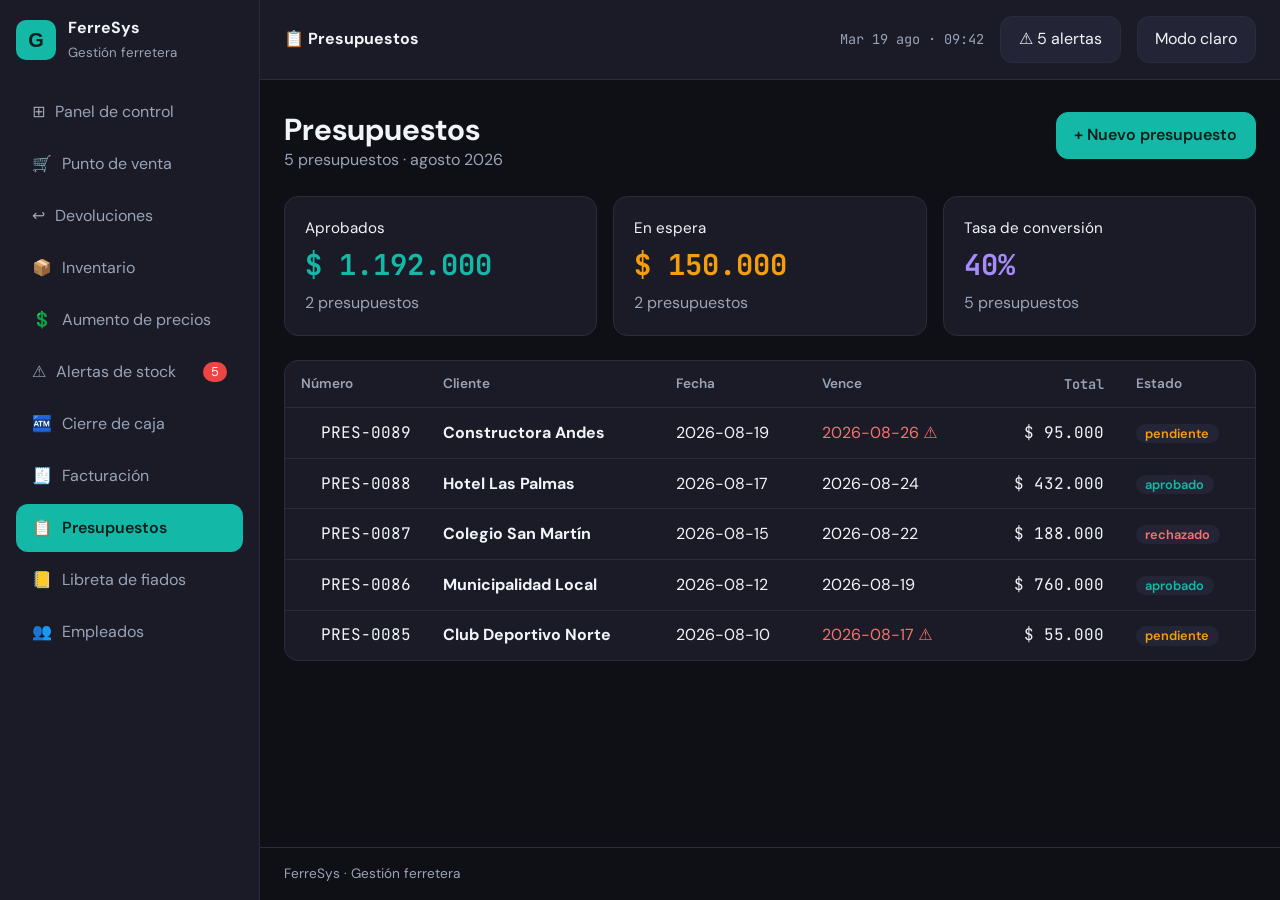
<file: pages/presupuestos.html>
<!DOCTYPE html>
<html lang="es">
<head>
<meta charset="UTF-8">
<meta name="viewport" content="width=device-width, initial-scale=1">
<title>Presupuestos · FerreSys</title>
<link rel="icon" href="../img/logo.svg">
<link rel="preconnect" href="https://fonts.googleapis.com">
<link rel="stylesheet" href="https://fonts.googleapis.com/css2?family=DM+Sans:wght@400;500;700&family=JetBrains+Mono:wght@500;700&display=swap">
<link rel="stylesheet" href="../css/styles.css">
<script src="../js/main.js" defer></script>
</head>
<body data-page="presupuestos" data-raiz="../">
<header class="sidebar" id="menu">
  <div class="brand"><img src="../img/logo.svg" alt="Logo de FerreSys: letra G sobre fondo verde azulado"><div><strong>FerreSys</strong><small>Gestión ferretera</small></div></div>
  <nav aria-label="Navegación principal"><ul class="menu"><li><a href="../index.html"><span class="nav-txt"><span aria-hidden="true">⊞</span>Panel de control</span></a></li><li><a href="punto-de-venta.html"><span class="nav-txt"><span aria-hidden="true">🛒</span>Punto de venta</span></a></li><li><a href="devoluciones.html"><span class="nav-txt"><span aria-hidden="true">↩️</span>Devoluciones</span></a></li><li><a href="inventario.html"><span class="nav-txt"><span aria-hidden="true">📦</span>Inventario</span></a></li><li><a href="aumento-precios.html"><span class="nav-txt"><span aria-hidden="true">💲</span>Aumento de precios</span></a></li><li><a href="alertas-stock.html"><span class="nav-txt"><span aria-hidden="true">⚠️</span>Alertas de stock</span> <span class="badge js-alertas">5</span></a></li><li><a href="cierre-caja.html"><span class="nav-txt"><span aria-hidden="true">🏧</span>Cierre de caja</span></a></li><li><a href="facturacion.html"><span class="nav-txt"><span aria-hidden="true">🧾</span>Facturación</span></a></li><li><a href="presupuestos.html" aria-current="page"><span class="nav-txt"><span aria-hidden="true">📋</span>Presupuestos</span></a></li><li><a href="fiados.html"><span class="nav-txt"><span aria-hidden="true">📒</span>Libreta de fiados</span></a></li><li><a href="empleados.html"><span class="nav-txt"><span aria-hidden="true">👥</span>Empleados</span></a></li></ul></nav>
</header>
<div class="content">
  <div class="topbar">
    <button id="menuBtn" class="btn" type="button" aria-expanded="false" aria-controls="menu">☰ Menú</button>
    <strong class="titulo-barra"><span aria-hidden="true">📋</span> Presupuestos</strong>
    <span class="fecha">Mar 19 ago · 09:42</span>
    <a class="btn" href="alertas-stock.html">⚠ <span class="js-alertas">5</span> alertas</a>
    <button id="temaBtn" class="btn" type="button">Modo claro</button>
  </div>
  <main>
    <section class="page-head"><div><h1>Presupuestos</h1><p class="sub" id="resumen">5 presupuestos · agosto 2026</p></div><button class="btn btn-primary js-pronto" type="button">+ Nuevo presupuesto</button></section><section class="grid-kpi" aria-label="Totales"><article class="card kpi"><h2>Aprobados</h2><strong class="teal" id="k-aprobados"></strong><span class="sub" id="k-aprobados-n"></span></article><article class="card kpi"><h2>En espera</h2><strong class="orange" id="k-espera"></strong><span class="sub" id="k-espera-n"></span></article><article class="card kpi"><h2>Tasa de conversión</h2><strong class="purple" id="k-conv"></strong><span class="sub" id="k-conv-n"></span></article></section><section aria-label="Listado de presupuestos"><div class="table-wrap"><table><thead><tr><th scope="col">Número</th><th scope="col">Cliente</th><th scope="col">Fecha</th><th scope="col">Vence</th><th scope="col" class="num">Total</th><th scope="col">Estado</th></tr></thead><tbody id="tabla-body"></tbody></table></div></section>
  </main>
  <p class="alerta aviso-fijo" id="aviso" role="status" hidden></p>
  <footer>FerreSys · Gestión ferretera</footer>
</div>
</body>
</html>
</file>
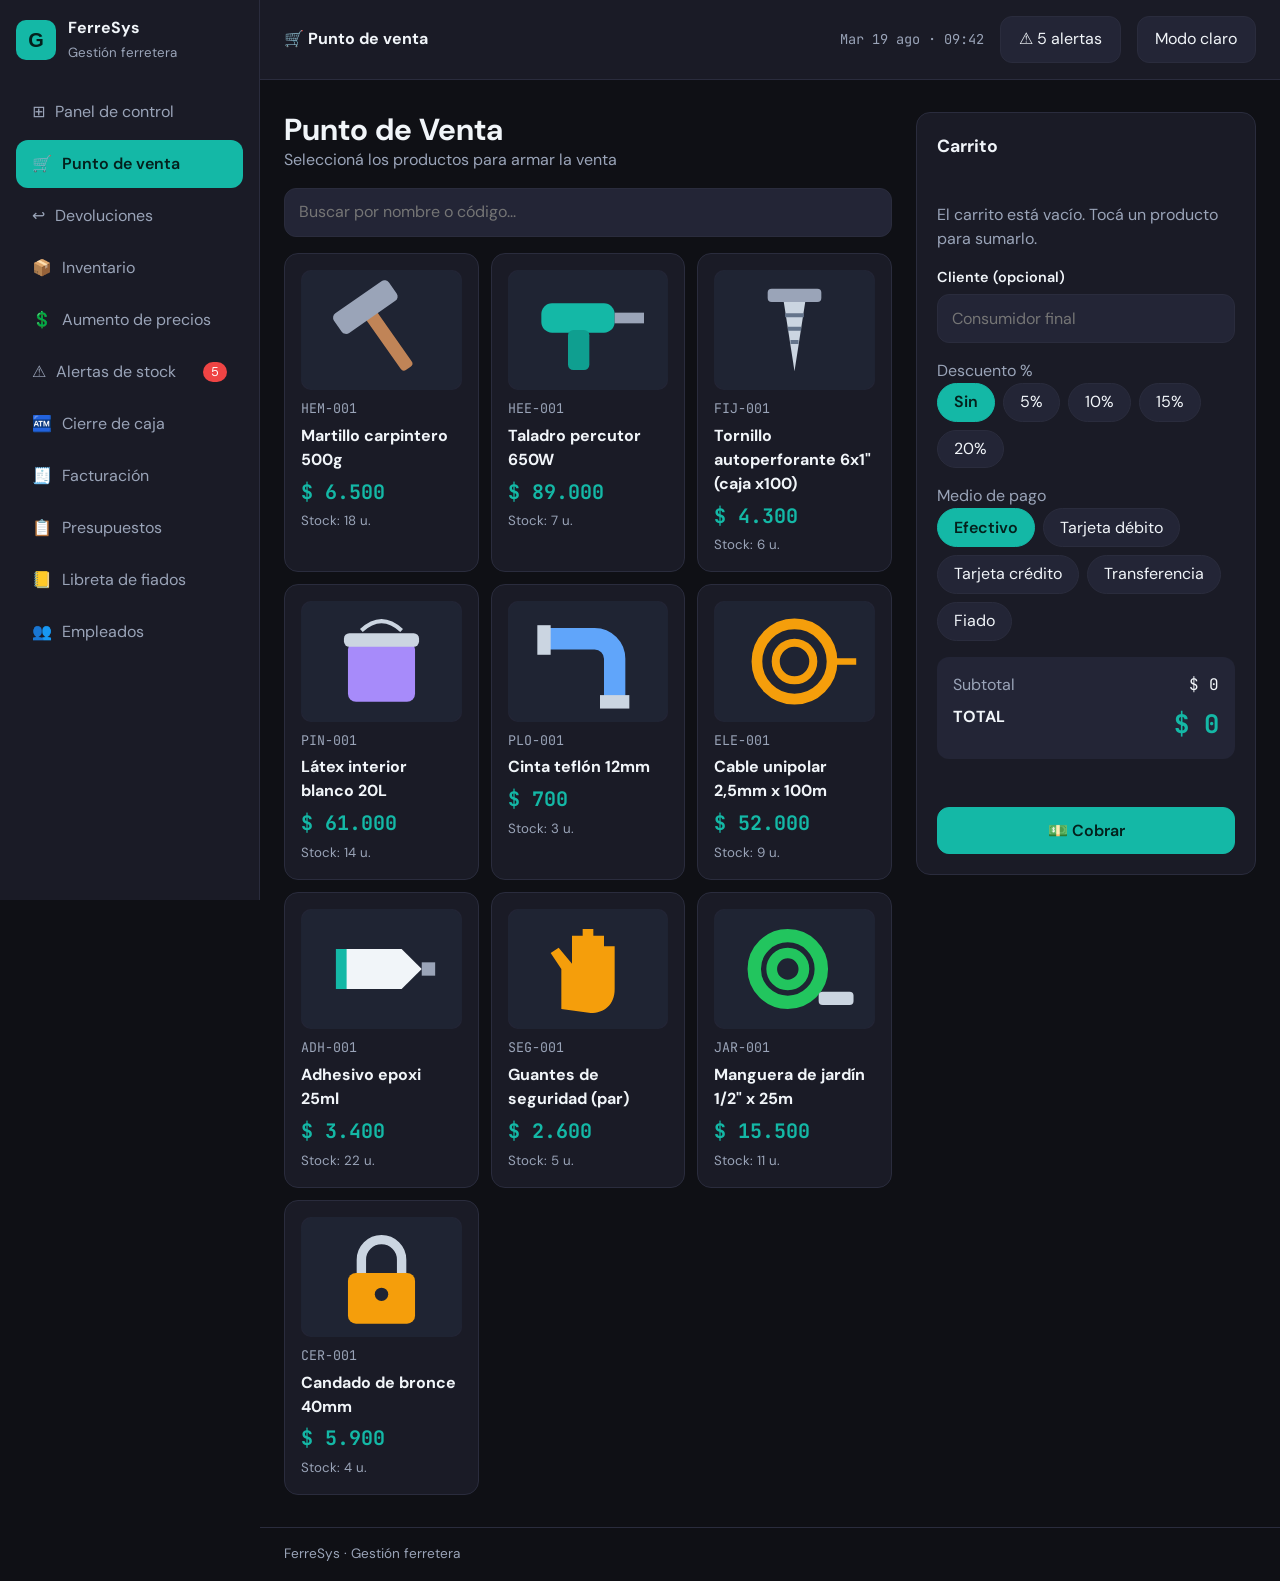
<file: pages/punto-de-venta.html>
<!DOCTYPE html>
<html lang="es">
<head>
<meta charset="UTF-8">
<meta name="viewport" content="width=device-width, initial-scale=1">
<title>Punto de venta · FerreSys</title>
<link rel="icon" href="../img/logo.svg">
<link rel="preconnect" href="https://fonts.googleapis.com">
<link rel="stylesheet" href="https://fonts.googleapis.com/css2?family=DM+Sans:wght@400;500;700&family=JetBrains+Mono:wght@500;700&display=swap">
<link rel="stylesheet" href="../css/styles.css">
<script src="../js/main.js" defer></script>
</head>
<body data-page="pos" data-raiz="../">
<header class="sidebar" id="menu">
  <div class="brand"><img src="../img/logo.svg" alt="Logo de FerreSys: letra G sobre fondo verde azulado"><div><strong>FerreSys</strong><small>Gestión ferretera</small></div></div>
  <nav aria-label="Navegación principal"><ul class="menu"><li><a href="../index.html"><span class="nav-txt"><span aria-hidden="true">⊞</span>Panel de control</span></a></li><li><a href="punto-de-venta.html" aria-current="page"><span class="nav-txt"><span aria-hidden="true">🛒</span>Punto de venta</span></a></li><li><a href="devoluciones.html"><span class="nav-txt"><span aria-hidden="true">↩️</span>Devoluciones</span></a></li><li><a href="inventario.html"><span class="nav-txt"><span aria-hidden="true">📦</span>Inventario</span></a></li><li><a href="aumento-precios.html"><span class="nav-txt"><span aria-hidden="true">💲</span>Aumento de precios</span></a></li><li><a href="alertas-stock.html"><span class="nav-txt"><span aria-hidden="true">⚠️</span>Alertas de stock</span> <span class="badge js-alertas">5</span></a></li><li><a href="cierre-caja.html"><span class="nav-txt"><span aria-hidden="true">🏧</span>Cierre de caja</span></a></li><li><a href="facturacion.html"><span class="nav-txt"><span aria-hidden="true">🧾</span>Facturación</span></a></li><li><a href="presupuestos.html"><span class="nav-txt"><span aria-hidden="true">📋</span>Presupuestos</span></a></li><li><a href="fiados.html"><span class="nav-txt"><span aria-hidden="true">📒</span>Libreta de fiados</span></a></li><li><a href="empleados.html"><span class="nav-txt"><span aria-hidden="true">👥</span>Empleados</span></a></li></ul></nav>
</header>
<div class="content">
  <div class="topbar">
    <button id="menuBtn" class="btn" type="button" aria-expanded="false" aria-controls="menu">☰ Menú</button>
    <strong class="titulo-barra"><span aria-hidden="true">🛒</span> Punto de venta</strong>
    <span class="fecha">Mar 19 ago · 09:42</span>
    <a class="btn" href="alertas-stock.html">⚠ <span class="js-alertas">5</span> alertas</a>
    <button id="temaBtn" class="btn" type="button">Modo claro</button>
  </div>
  <main>
    <section class="pos"><div><h1>Punto de Venta</h1><p class="sub">Seleccioná los productos para armar la venta</p>
    <label for="buscar" class="sr-only">Buscar por nombre o código</label><input type="search" id="buscar" placeholder="Buscar por nombre o código..." style="width:100%;margin-top:1rem">
    <div class="prod-grid" id="prods"></div></div>
    <aside class="card cart" aria-label="Carrito"><h2>Carrito</h2><ul class="lista" id="items"></ul><p class="sub" id="carrito-vacio">El carrito está vacío. Tocá un producto para sumarlo.</p>
    <div class="field"><label for="cliente">Cliente (opcional)</label><input id="cliente" type="text" placeholder="Consumidor final"></div>
    <div><span class="sub" id="l-desc">Descuento %</span><div class="chips" id="desc" role="group" aria-labelledby="l-desc"></div></div>
    <div><span class="sub" id="l-pago">Medio de pago</span><div class="chips" id="pago" role="group" aria-labelledby="l-pago"></div></div>
    <div class="totales"><div><span class="sub">Subtotal</span><span class="num" id="sub"></span></div><div><strong>TOTAL</strong><span class="total-grande" id="total"></span></div></div>
    <p class="error" id="err-cobro" role="alert"></p><button class="btn btn-primary" id="cobrar" type="button">💵 Cobrar</button></aside></section>
  </main>
  <dialog id="ticket" aria-labelledby="ticket-tit"><div id="ticket-contenido"></div><div class="ticket-botones"><button class="btn btn-primary" id="imprimir" type="button">🖨 Imprimir ticket</button><button class="btn" id="cerrar-ticket" type="button">Cerrar</button></div></dialog>
  <p class="alerta aviso-fijo" id="aviso" role="status" hidden></p>
  <footer>FerreSys · Gestión ferretera</footer>
</div>
</body>
</html>
</file>
<file: css/styles.css>
/* Variables: paleta y tipografías del prototipo */
:root{
  --bg:#0f1015; --surface:#1a1b26; --surface-2:#232536; --border:#2a2c3d;
  --text:#f1f5f9; --muted:#9aa4b8; --teal:#14b8a6; --on-teal:#04201c;
  --orange:#f59e0b; --purple:#a78bfa; --red:#f87171;
  --font:'DM Sans',system-ui,sans-serif; --mono:'JetBrains Mono',ui-monospace,monospace;
  --radius:14px; --side:260px;
}
[data-theme="light"]{
  --bg:#f3f5f9; --surface:#fff; --surface-2:#eef1f6; --border:#d9dee8;
  --text:#141824; --muted:#4f5a70; --teal:#0f9f90; --on-teal:#fff;
  --orange:#b45309; --purple:#6d4fd6; --red:#c62828;
}
*{box-sizing:border-box;margin:0}
body{font-family:var(--font);background:var(--bg);color:var(--text);line-height:1.5;display:grid;grid-template-columns:var(--side) 1fr;min-height:100vh}
a{color:inherit;text-decoration:none}
:focus-visible{outline:3px solid var(--purple);outline-offset:2px}
/* Barra lateral */
.sidebar{background:var(--surface);border-right:1px solid var(--border);padding:1rem;display:flex;flex-direction:column;gap:1.5rem;position:sticky;top:0;height:100vh}
.brand{display:flex;align-items:center;gap:.75rem}
.brand img{width:40px;height:40px}
.brand strong{display:block}.brand small{color:var(--muted)}
.menu{list-style:none;padding:0;display:flex;flex-direction:column;gap:.25rem}
.menu a{display:flex;align-items:center;justify-content:space-between;padding:.75rem 1rem;border-radius:12px;color:var(--muted);transition:background .2s,color .2s}
.menu a:hover{background:var(--surface-2);color:var(--text)}
.menu a[aria-current="page"]{background:var(--teal);color:var(--on-teal);font-weight:600}
/* Zona principal */
.content{min-width:0;display:flex;flex-direction:column}
.topbar{display:flex;align-items:center;gap:1rem;padding:1rem 1.5rem;border-bottom:1px solid var(--border);background:var(--surface)}
.topbar .fecha{margin-left:auto;font-family:var(--mono);color:var(--muted);font-size:.85rem}
#menuBtn{display:none}
main{padding:2rem 1.5rem;flex:1;display:flex;flex-direction:column;gap:1.5rem}
.page-head{display:flex;justify-content:space-between;align-items:flex-start;gap:1rem;flex-wrap:wrap}
h1{font-size:1.9rem;line-height:1.2}h2{font-size:1.1rem;margin-bottom:.75rem}
.sub{color:var(--muted)}
footer{padding:1rem 1.5rem;color:var(--muted);font-size:.85rem;border-top:1px solid var(--border)}
/* Componentes reutilizables */
.btn{display:inline-block;border:1px solid var(--border);background:var(--surface-2);color:var(--text);padding:.65rem 1.1rem;border-radius:12px;font:inherit;cursor:pointer;transition:transform .15s,background .2s,border-color .2s}
.btn:hover{border-color:var(--teal);transform:translateY(-1px)}
.btn-primary{background:var(--teal);color:var(--on-teal);border-color:var(--teal);font-weight:600}
.btn-primary:hover{filter:brightness(1.1)}
.chip{border-radius:99px;padding:.4rem 1rem}
.chip[aria-pressed="true"]{background:var(--teal);color:var(--on-teal);border-color:var(--teal);font-weight:600}
.card{background:var(--surface);border:1px solid var(--border);border-radius:var(--radius);padding:1.25rem}
.grid-kpi{display:grid;grid-template-columns:repeat(auto-fit,minmax(200px,1fr));gap:1rem}
.grid-2{display:grid;grid-template-columns:repeat(auto-fit,minmax(300px,1fr));gap:1rem}
.kpi strong{display:block;font-family:var(--mono);font-size:1.8rem;margin:.25rem 0}
.kpi h2{font-size:.95rem;font-weight:400;margin-bottom:0}
.teal{color:var(--teal)}.orange{color:var(--orange)}.purple{color:var(--purple)}.red{color:var(--red)}
.tag{display:inline-block;border-radius:99px;padding:0 .6rem;font-size:.8rem;font-weight:600;background:var(--surface-2)}
.tag.ok{color:var(--teal)}.tag.warn{color:var(--orange)}.tag.bad{color:var(--red)}
.lista{list-style:none;padding:0;display:flex;flex-direction:column;gap:.5rem}
.lista li{display:flex;justify-content:space-between;gap:1rem;background:var(--surface-2);padding:.75rem 1rem;border-radius:12px}
.lista small{color:var(--muted);display:block}
.num{font-family:var(--mono);text-align:right}
/* Tabla y filtros */
.tools{display:flex;flex-direction:column;gap:.75rem}
.chips{display:flex;flex-wrap:wrap;gap:.5rem}
.table-wrap{overflow-x:auto;border:1px solid var(--border);border-radius:var(--radius);background:var(--surface)}
table{width:100%;border-collapse:collapse;min-width:640px}
th,td{padding:.8rem 1rem;text-align:left;border-bottom:1px solid var(--border)}
th{color:var(--muted);font-size:.85rem;font-weight:600}
tbody tr:last-child td{border-bottom:0}tbody tr:hover{background:var(--surface-2)}
td.num,th.num{text-align:right}
/* Formulario */
form{display:grid;grid-template-columns:repeat(auto-fit,minmax(240px,1fr));gap:1rem}
.field{display:flex;flex-direction:column;gap:.35rem}
label{font-weight:600;font-size:.9rem}
input,select{font:inherit;background:var(--surface-2);color:var(--text);border:1px solid var(--border);border-radius:12px;padding:.7rem .9rem;transition:border-color .2s,box-shadow .2s}
input:hover,select:hover{border-color:var(--muted)}
input:focus,select:focus{outline:none;border-color:var(--teal);box-shadow:0 0 0 3px color-mix(in srgb,var(--teal) 35%,transparent)}
input[aria-invalid="true"],select[aria-invalid="true"]{border-color:var(--red)}
.error{color:var(--red);font-size:.85rem;min-height:1.2em}
.form-actions{grid-column:1/-1;display:flex;gap:.75rem;flex-wrap:wrap}
.alerta{padding:.9rem 1rem;border-radius:12px;background:color-mix(in srgb,var(--teal) 18%,var(--surface));border:1px solid var(--teal);margin-bottom:1rem}
[hidden]{display:none!important}
/* Responsive: menú lateral pasa a desplegable en pantallas chicas */
@media (max-width:800px){
  body{grid-template-columns:1fr}
  .sidebar{position:fixed;inset:0 auto 0 0;width:var(--side);z-index:10;transform:translateX(-100%);transition:transform .25s}
  .menu-open .sidebar{transform:none}
  #menuBtn{display:inline-block}
  .topbar{flex-wrap:wrap}
  h1{font-size:1.5rem}
}
@media (prefers-reduced-motion:reduce){*{transition:none!important}}
/* ---- Pantallas nuevas ---- */
.sr-only{position:absolute;width:1px;height:1px;overflow:hidden;clip:rect(0 0 0 0)}
.sidebar{overflow-y:auto}
.menu a span[aria-hidden]{margin-right:.6rem}
.menu a .nav-txt{flex:1}
.badge{background:#ef4444;color:#fff;border-radius:99px;padding:0 .5rem;font-size:.8rem}
.titulo-barra{font-size:1rem}
.avatar{display:inline-grid;place-items:center;width:40px;height:40px;border-radius:50%;font-weight:700;font-size:.85rem;flex:none;background:var(--surface-2)}
.av0{color:var(--purple)}.av1{color:var(--orange)}.av2{color:var(--red)}.av3{color:var(--teal)}.av4{color:#60a5fa}
.persona{display:flex;align-items:center;gap:.75rem}
.persona small{display:block;color:var(--muted)}
.tag.pur{color:var(--purple)}
.prod-grid{display:grid;grid-template-columns:repeat(auto-fill,minmax(180px,1fr));gap:.75rem;margin-top:1rem}
.prod{text-align:left;background:var(--surface);border:1px solid var(--border);border-radius:var(--radius);padding:1rem;color:var(--text);font:inherit;cursor:pointer;display:flex;flex-direction:column;gap:.3rem;transition:border-color .2s,transform .15s}
.prod:hover:not(:disabled){border-color:var(--teal);transform:translateY(-2px)}
.prod:disabled{opacity:.5;cursor:not-allowed}
.prod small{color:var(--muted)}.prod .precio{font-family:var(--mono);font-size:1.25rem;font-weight:700;color:var(--teal)}
.pos{display:grid;grid-template-columns:1fr 340px;gap:1.5rem;align-items:start}
.cart{display:flex;flex-direction:column;gap:1rem;position:sticky;top:1rem}
.cart .lista li{align-items:center}
.qty{display:flex;align-items:center;gap:.4rem}
.qty button{width:32px;height:32px;padding:0;border-radius:8px}
.totales{background:var(--surface-2);border-radius:12px;padding:1rem;display:flex;flex-direction:column;gap:.5rem}
.totales div{display:flex;justify-content:space-between}
.total-grande{font-family:var(--mono);font-size:1.6rem;font-weight:700;color:var(--teal)}
.barra{height:8px;border-radius:99px;background:var(--surface-2);overflow:hidden}
.barra span{display:block;height:100%;background:currentColor;border-radius:99px}
.item-alerta{display:flex;flex-direction:column;gap:.6rem}
.fila-sp{display:flex;justify-content:space-between;gap:1rem;align-items:baseline;flex-wrap:wrap}
.grid-3{display:grid;grid-template-columns:repeat(auto-fill,minmax(280px,1fr));gap:1rem}
.mini{background:var(--surface-2);border-radius:12px;padding:1rem;text-align:center}
.mini strong{display:block;font-family:var(--mono);font-size:1.3rem}
.grid-5{display:grid;grid-template-columns:repeat(auto-fit,minmax(150px,1fr));gap:.75rem}
.aviso-fijo{position:fixed;right:1rem;bottom:1rem;z-index:20;max-width:320px}
@media (max-width:1000px){.pos{grid-template-columns:1fr}.cart{position:static}}
/* ---- Imágenes de productos ---- */
.thumb{width:48px;height:36px;border-radius:8px;object-fit:cover;background:var(--surface-2);flex:none}
.prod-img{width:100%;aspect-ratio:4/3;object-fit:cover;border-radius:10px;background:var(--surface-2);margin-bottom:.25rem}
.preview{max-width:180px;border-radius:12px;border:1px solid var(--border);margin-top:.5rem}
input[type="file"]{padding:.5rem .6rem}
/* ---- Ticket ---- */
dialog{border:1px solid var(--border);border-radius:var(--radius);background:var(--surface);color:var(--text);padding:1.25rem;max-width:360px;width:92%}
dialog::backdrop{background:rgba(0,0,0,.6)}
#ticket-contenido{font-family:var(--mono);font-size:.85rem;display:flex;flex-direction:column;gap:.35rem}
#ticket-contenido h2{margin:0;font-size:1.2rem}
.tk-centro{text-align:center}
.tk-lin{display:flex;justify-content:space-between;gap:1rem}
.tk-total{font-weight:700;font-size:1.05rem;padding-top:.3rem}
.tk-sep{border-top:1px dashed var(--muted);margin:.3rem 0}
.ticket-botones{display:flex;gap:.5rem;margin-top:1rem;flex-wrap:wrap}
@media print{
  body *{visibility:hidden}
  #ticket-contenido,#ticket-contenido *{visibility:visible;color:#000!important}
  dialog#ticket{position:absolute;left:0;top:0;margin:0;transform:none;width:80mm;max-width:none;border:0;padding:0;background:#fff}
  #ticket-contenido{font-size:11pt}
  .ticket-botones{display:none}
  @page{margin:4mm}
}
</file>
